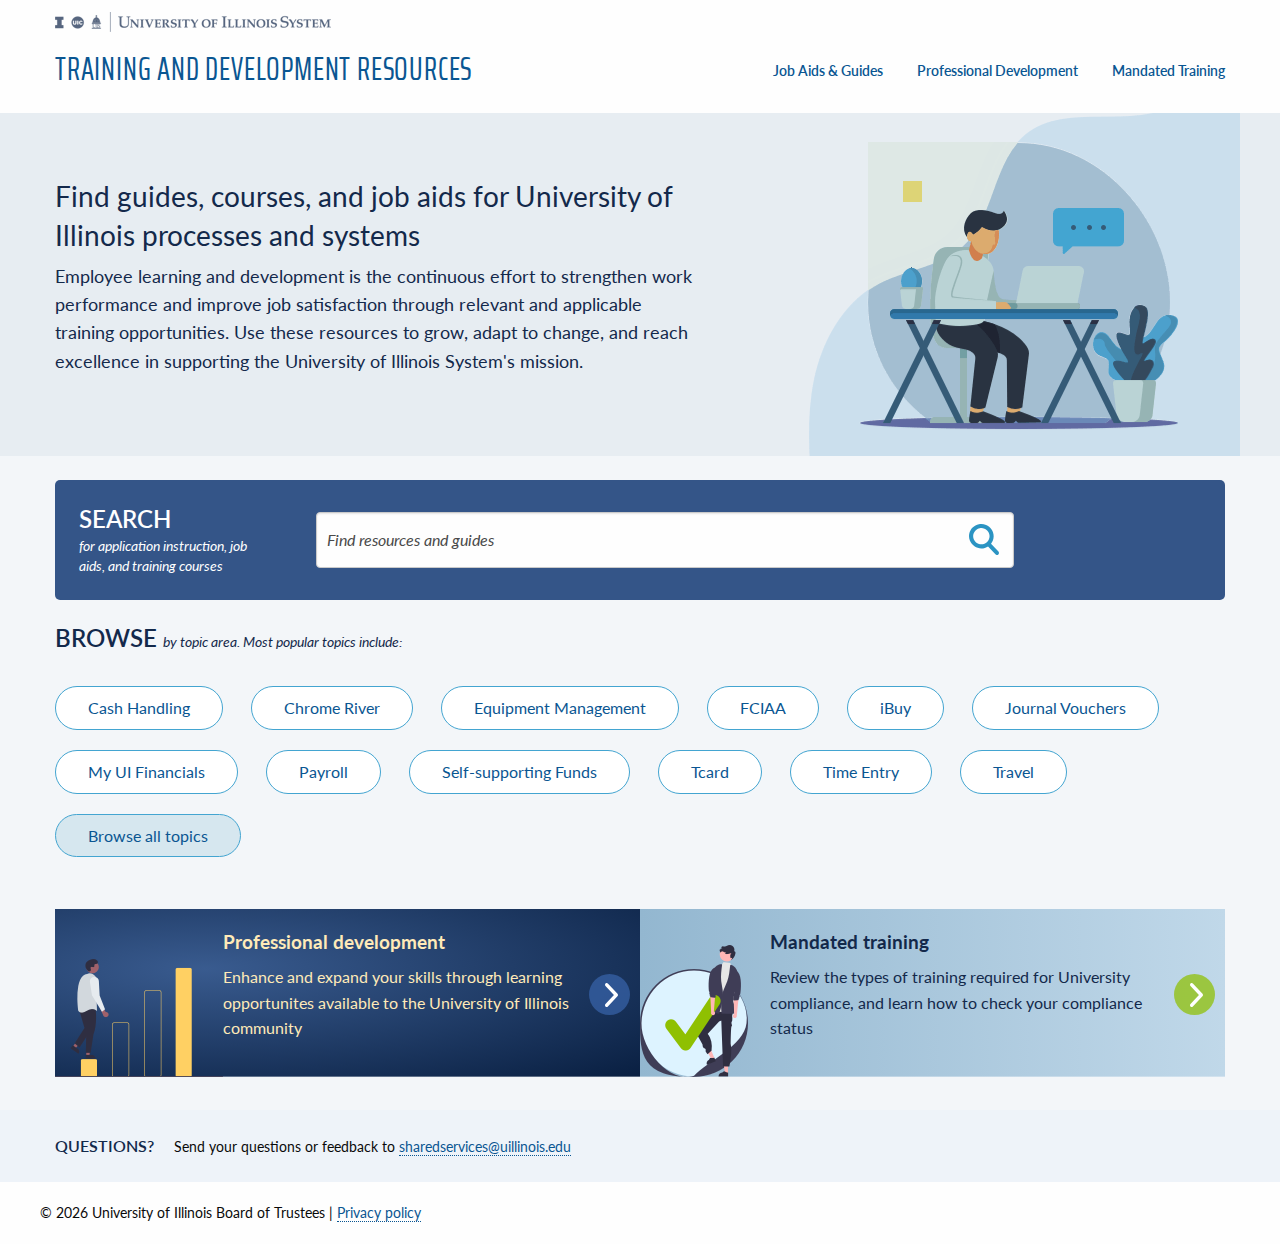
<file: index.html>
<!doctype html>
<html class="no-js" lang="en">

<head>
    <meta charset="utf-8">
    <meta http-equiv="x-ua-compatible" content="ie=edge">
    <meta name="viewport" content="width=device-width, initial-scale=1.0">
    <title>Training and development resources | University of Illinois System</title>
    <link rel="preconnect" href="https://fonts.googleapis.com">
    <link rel="preconnect" href="https://fonts.gstatic.com" crossorigin>
    <link
        href="https://fonts.googleapis.com/css2?family=Lato:ital,wght@0,400;0,700;1,400&family=Saira+Extra+Condensed:wght@600&display=swap"
        rel="stylesheet">
    <link rel="stylesheet" href="css/app.css">
</head>

<body>
    <aside id="skip"><a href="#main">skip to content</a></aside>
    <header>

        <div class="grid-container">
            <div class="grid-x topbrand">
                <div class="syslogo "><img src="img/uisystem.png" alt="University of Illinois System">
                </div>

            </div>
        </div>
        </div>

        <div>
            <div class="grid-container indexpage">
                <div class="grid-x">
                    <div class="large-5 cell appname">
                        Training and Development Resources
                    </div>
                    <div class="large-7 cell nav">

                        <nav>
                            <ul>
                                <li><a href="browse.html">Job Aids &amp; Guides</a></li>
                                <li><a href="profdev.html">Professional Development</a></li>
                                <li><a href="mandated.html">Mandated Training</a></li>
                            </ul>
                        </nav>
                    </div>

                </div>
            </div>
        </div>

    </header>
    <main id="main" class="homepage">

        <div class="featurearea">
            <div class="grid-container home-feature">
                <div class="grid-x">
                    <div class="cell medium-7">
                        <h1>Find guides, courses, and job aids for University of Illinois processes and systems</h1>
                        <p>Employee learning and development is the continuous effort to strengthen work performance and
                            improve job satisfaction through relevant and applicable training opportunities. Use these
                            resources to grow, adapt to change,
                            and reach excellence in supporting the University of Illinois System's mission. </p>
                    </div>
                    <div class="medium-5"></div>
                </div>
            </div>
        </div>



        <div class="grid-container">


            <div class="grid-x searcharea">
                <div class="cell medium-2 searcharea-label">
                    <h2 class="mainh">Search <span>for application instruction, job aids, and training courses
                        </span></h2>

                </div>
                <div class="cell medium-10 large-8  align-self-middle">
                    <div class="searchinput">
                        <label for="searching" class="show-for-sr">Find resources and guides</label>
                        <input type="text" id="searching" placeholder="Find resources and guides" class="searchfield">
                        <input type="submit" value="" aria-label="search" class="button clear search-btn">
                    </div>

                </div>
            </div>


            <div class="grid-x">
                <div class="cell">
                    <h2 class="mainh">Browse <span>by topic area. Most popular topics include:</span></h2>

                    <ul class="mainmenu">
                        <li><a href="topic.html">Cash Handling</a></li>
                        <li><a href="some">Chrome River</a></li>
                        <li><a href="some">Equipment Management</a></li>
                        <li><a href="some">FCIAA</a></li>
                        <li><a href="some">iBuy</a></li>
                        <li><a href="some">Journal Vouchers</a></li>
                        <li><a href="some">My UI Financials</a></li>
                        <li><a href="topic.html">Payroll</a></li>
                        <li><a href="some">Self-supporting Funds</a></li>
                        <li><a href="some">Tcard</a></li>
                        <li><a href="some">Time Entry</a></li>
                        <li><a href="some">Travel</a></li>
                        <li><a href="browse.html" class="browseall">Browse all topics</a></li>
                    </ul>
                </div>
            </div>

            <div class="grid-x">
                <div class=" cell large-6">
                    <a href="profdev.html" class="prodev-link">
                        <div class="ads prodev-ad">

                            <h2>Professional development</h2>
                            <p>Enhance and expand your skills through learning opportunites available to the University
                                of
                                Illinois
                                community</p>
                            <div class="arrow"></div>


                        </div>
                    </a>
                </div>
                <div class="cell large-6">
                    <a href="mandated.html" class="man-link">
                        <div class="ads man-ad">
                            <h2>Mandated training</h2>
                            <p>Review the types of training required for University compliance, and learn how to check
                                your compliance status</p>
                            <div class="arrow2"></div>
                        </div>

                    </a>



                </div>

            </div>








        </div>




    </main>

    <footer>
        <div class="helpbar">
            <div class="grid-container">
                <div class="grid-x grid-padding-x">
                    <div class="large-12 cell ">
                        <h2>Questions?</h2>
                        <p>Send your questions or feedback to <a
                                href="mailto:sharedservices@uillinois.edu">sharedservices@uillinois.edu</a>

                        </p>
                    </div>
                </div>
            </div>
        </div>
        <div class="copyright">
            <div class="grid-container">
                <div class="grid-x grid-padding-x">
                    <div class="large-12 cell ">
                        &copy;
                        <script>document.write(new Date().getFullYear());
                        </script> University of Illinois Board of Trustees | <a
                            href="https://www.vpaa.uillinois.edu/resources/web_privacy">Privacy policy</a>
                    </div>
                </div>
            </div>

        </div>
    </footer>


</body>

</html>
</file>
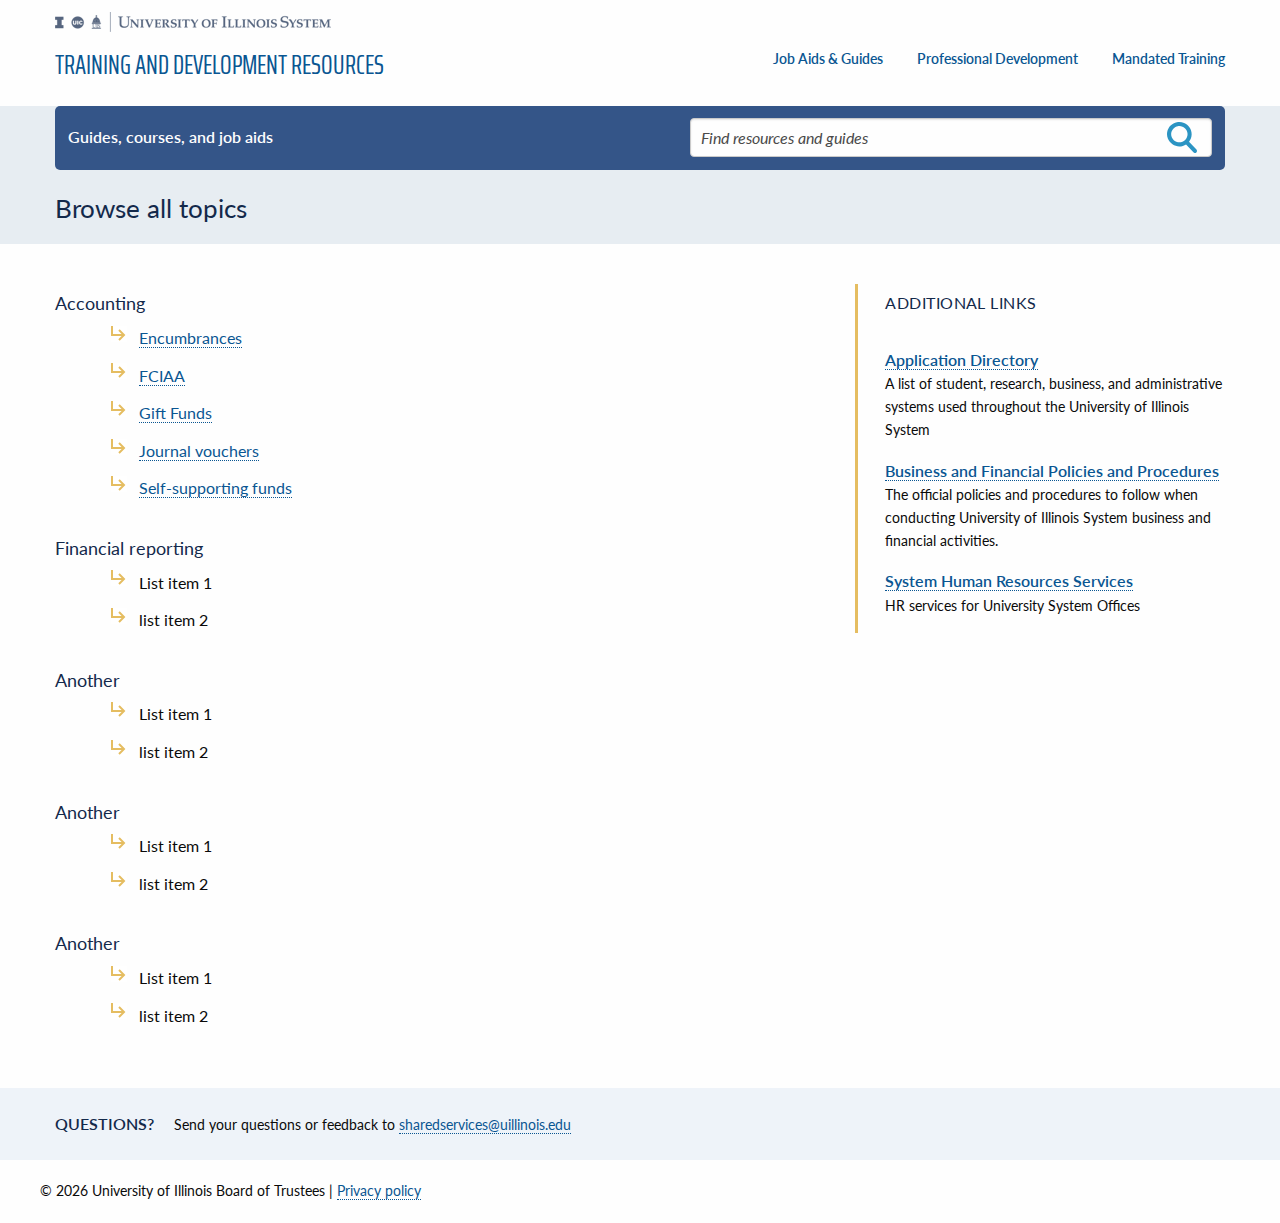
<file: browse.html>
<!doctype html>
<html class="no-js" lang="en">

<head>
  <meta charset="utf-8">
  <meta http-equiv="x-ua-compatible" content="ie=edge">
  <meta name="viewport" content="width=device-width, initial-scale=1.0">
  <title>Training and development resources : Browse topics | University of Illinois System</title>
  <link rel="preconnect" href="https://fonts.googleapis.com">
  <link rel="preconnect" href="https://fonts.gstatic.com" crossorigin>
  <link
    href="https://fonts.googleapis.com/css2?family=Lato:ital,wght@0,400;0,700;1,400&family=Saira+Extra+Condensed:wght@600&display=swap"
    rel="stylesheet">
  <link rel="stylesheet" href="css/app.css">
</head>

<body>
  <aside id="skip"><a href="#main">skip to content</a></aside>
  <header>

    <div class="grid-container">
      <div class="grid-x topbrand">
        <div class="syslogo "><img src="img/uisystem.png" alt="University of Illinois System">
        </div>

      </div>
    </div>
    </div>

    <div>
      <div class="grid-container">
        <div class="grid-x">
          <div class="large-5 cell appname">
            <a href="index.html">Training and Development Resources</a>
          </div>
          <div class="large-7 cell nav">

            <nav>
              <ul>
                <li><a href="browse.html">Job Aids &amp; Guides</a></li>
                <li><a href="profdev.html">Professional Development</a></li>
                <li><a href="mandated.html">Mandated Training</a></li>
              </ul>
            </nav>
          </div>

        </div>
      </div>
    </div>

  </header>
  <main id="main">

    <div class="titlearea">
      <div class="grid-container">
        <div class="grid-x searcharea">
          <div class="cell medium-6 searcharea-label">Guides, courses, and job aids</div>
          <div class="cell medium-6">
            <div class="searchinput">
              <label for="searching" class="show-for-sr">Find resources and guides</label>
              <input type="text" id="searching" placeholder="Find resources and guides" class="searchfield">
              <input type="submit" value="" aria-label="search" class="button clear search-btn">
            </div>

          </div>
        </div>

        <h1>Browse all topics</h1>
      </div>

    </div>

    <!-- directory class drives formatting for browse all page; note sidebar class to normalize li on the side-->
    <div class="grid-container directory">
      <div class="grid-x grid-margin-x">
        <div class="cell large-8">

          <h2>Accounting</h2>
          <ul>
            <li><a href="linky">Encumbrances</a></li>
            <li><a href="linky2">FCIAA</a></li>
            <li><a href="linky3">Gift Funds</a></li>
            <li><a href="linky4">Journal vouchers</a></li>
            <li><a href="linky5">Self-supporting funds</a></li>
          </ul>

          <h2>Financial reporting </h2>
          <ul>
            <li>List item 1</li>
            <li>list item 2</li>
          </ul>
          <h2>Another</h2>
          <ul>
            <li>List item 1</li>
            <li>list item 2</li>
          </ul>
          <h2>Another</h2>
          <ul>
            <li>List item 1</li>
            <li>list item 2</li>
          </ul>
          <h2>Another</h2>
          <ul>
            <li>List item 1</li>
            <li>list item 2</li>
          </ul>

        </div>


        <div class="cell large-4">
          <div class="sidebar">
            <h2>Additional Links</h2>
            <ul>
              <li><a href="https://apps.uillinois.edu">Application Directory</a> <span>A list of student, research,
                  business, and administrative systems
                  used throughout the University of Illinois System</span></li>
              <li><a href="https://www.obfs.uillinois.edu/bfpp/">Business and Financial Policies and Procedures</a>
                <span>The official policies and procedures to follow when conducting University of Illinois System
                  business and financial activities.</span>
              </li>
              <li><a href="https://www.hr.uillinois.edu/">System Human Resources Services</a> <span>HR services for
                  University System Offices</span></li>
            </ul>
          </div>
        </div>
      </div>








    </div>




  </main>

  <footer>
    <div class="helpbar">
      <div class="grid-container">
        <div class="grid-x grid-padding-x">
          <div class="large-12 cell ">
            <h2>Questions?</h2>
            <p>Send your questions or feedback to <a
                href="mailto:sharedservices@uillinois.edu">sharedservices@uillinois.edu</a>

            </p>
          </div>
        </div>
      </div>
    </div>
    <div class="copyright">
      <div class="grid-container">
        <div class="grid-x grid-padding-x">
          <div class="large-12 cell ">
            &copy;
            <script>document.write(new Date().getFullYear());
            </script> University of Illinois Board of Trustees | <a
              href="https://www.vpaa.uillinois.edu/resources/web_privacy">Privacy policy</a>
          </div>
        </div>
      </div>

    </div>
  </footer>


</body>

</html>
</file>
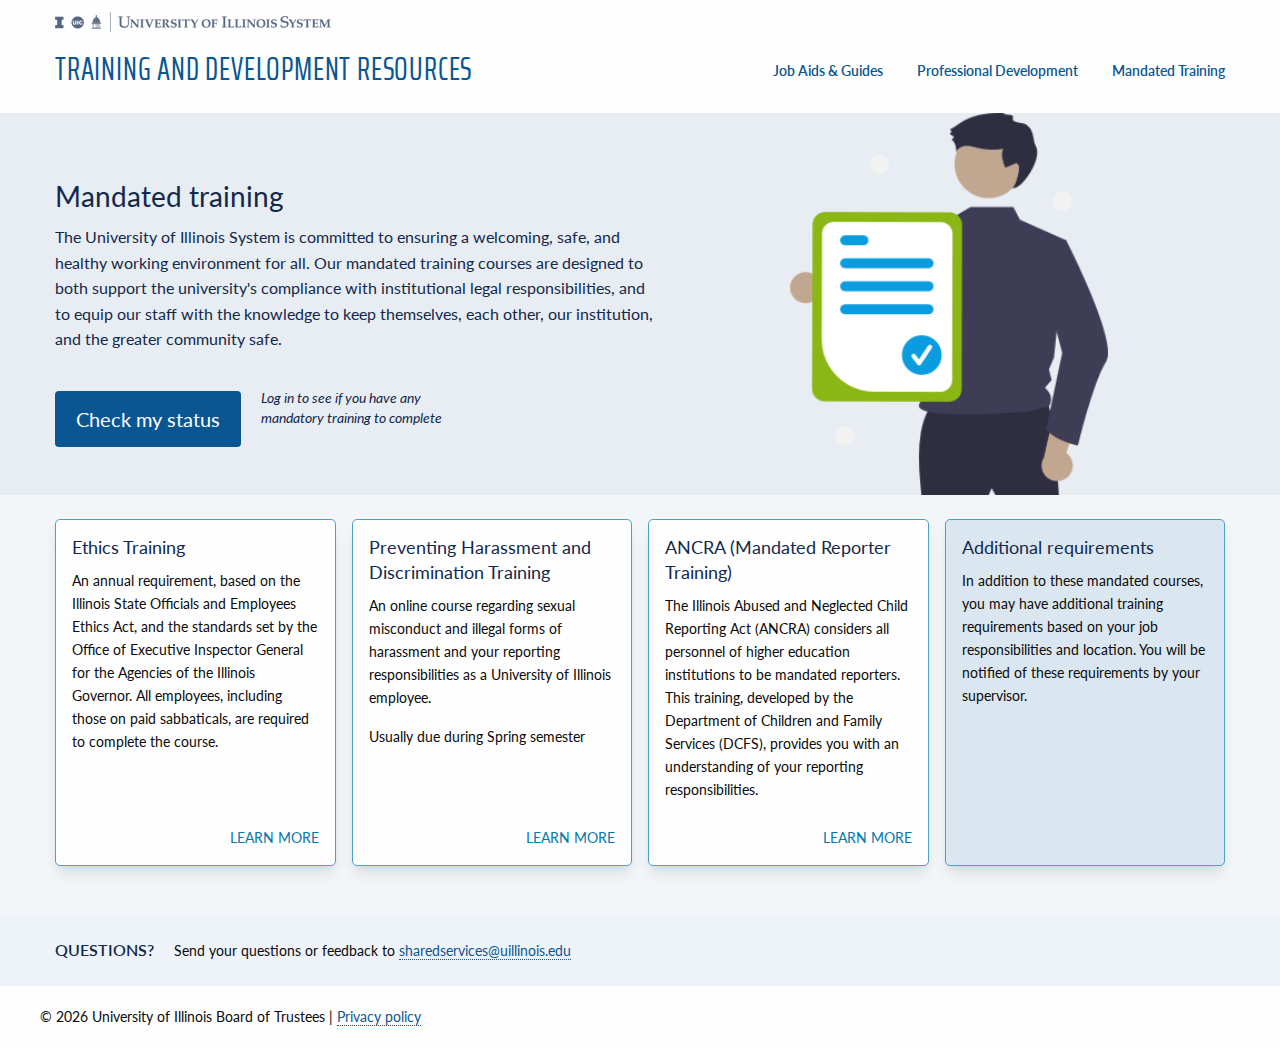
<file: mandated.html>
<!doctype html>
<html class="no-js" lang="en">

<head>
    <meta charset="utf-8">
    <meta http-equiv="x-ua-compatible" content="ie=edge">
    <meta name="viewport" content="width=device-width, initial-scale=1.0">
    <title>Training and development resources: Mandated training | University of Illinois System</title>
    <link rel="preconnect" href="https://fonts.googleapis.com">
    <link rel="preconnect" href="https://fonts.gstatic.com" crossorigin>
    <link
        href="https://fonts.googleapis.com/css2?family=Lato:ital,wght@0,400;0,700;1,400&family=Saira+Extra+Condensed:wght@600&display=swap"
        rel="stylesheet">
    <link rel="stylesheet" href="css/app.css">
</head>

<body>
    <aside id="skip"><a href="#main">skip to content</a></aside>
    <header>

        <div class="grid-container">
            <div class="grid-x topbrand">
                <div class="syslogo "><img src="img/uisystem.png" alt="University of Illinois System">
                </div>

            </div>
        </div>
        </div>

        <div>
            <div class="grid-container indexpage">
                <div class="grid-x">
                    <div class="large-5 cell appname">
                        <a href="index.html">Training and Development Resources</a>
                    </div>
                    <div class="large-7 cell nav">

                        <nav>
                            <ul>
                                <li><a href="browse.html">Job Aids &amp; Guides</a></li>
                                <li><a href="profdev.html">Professional Development</a></li>
                                <li><a href="mandated.html">Mandated Training</a></li>
                            </ul>
                        </nav>
                    </div>

                </div>
            </div>
        </div>

    </header>
    <main id="main" class="homepage">

        <div class="featurearea">
            <div class="grid-container man-feature">
                <div class="grid-x">
                    <div class="cell medium-7">
                        <h1>Mandated training</h1>
                        <p>The University of Illinois System is committed to ensuring a welcoming, safe, and healthy
                            working environment for all. Our mandated training courses are designed to both support the
                            university's compliance with institutional legal responsibilities, and to equip our staff
                            with the knowledge to keep themselves, each other, our institution, and the greater
                            community safe. </p>

                        <p><a href="https://uillinois.abilitylms.com/UIllinois/LearnerWeb_PTM.php?ActionID=Module&SegmentID=History&Option=all"
                                class="button large checker">Check my status</a> <span class="checker-note">Log
                                in to see if you have any mandatory training to complete</span>
                        </p>
                    </div>
                    <div class="medium-5"></div>
                </div>
            </div>
        </div>



        <div class="grid-container">


            <div class="grid-x">
                <div class="cell man-card-group">

                    <div class="man-card">
                        <h2>Ethics Training</h2>
                        <p>An annual requirement, based on the Illinois State Officials and Employees Ethics Act, and
                            the standards set by the Office of Executive Inspector General for the Agencies of the
                            Illinois Governor. All employees, including those on paid sabbaticals, are required to
                            complete the course. </p>

                        <p class="learnmore"><a href="linky" aria-label="Learn about ethics training">Learn more</a></p>
                    </div>

                    <div class="man-card">
                        <h2>Preventing Harassment and Discrimination Training</h2>
                        <p>An online course regarding sexual misconduct and illegal forms of harassment and your
                            reporting responsibilities as a University of Illinois employee.</p>
                        <p>Usually due during Spring semester</p>
                        <p class="learnmore"><a href="linky" aria-label="Learn about harassment training">Learn more</a>
                        </p>
                    </div>

                    <div class="man-card">
                        <h2>ANCRA (Mandated Reporter Training)</h2>
                        <p>The Illinois Abused and
                            Neglected Child Reporting Act (ANCRA) considers all personnel of higher education
                            institutions to be mandated reporters. This training, developed by the Department of
                            Children and Family
                            Services (DCFS), provides
                            you with an understanding of your reporting responsibilities. </p>

                        <p class="learnmore"><a href="linky.html" aria-label="Learn about ANCRA training">Learn more</a>
                        </p>
                    </div>

                    <div class="man-card catchall">
                        <h2>Additional requirements</h2>
                        <p>In addition to these mandated courses, you may have additional training requirements based on
                            your job responsibilities and location. You will be notified of these requirements by your
                            supervisor.
                        </p>

                    </div>

                </div>
            </div>


        </div>




    </main>

    <footer>
        <div class="helpbar">
            <div class="grid-container">
                <div class="grid-x grid-padding-x">
                    <div class="large-12 cell ">
                        <h2>Questions?</h2>
                        <p>Send your questions or feedback to <a
                                href="mailto:sharedservices@uillinois.edu">sharedservices@uillinois.edu</a>

                        </p>
                    </div>
                </div>
            </div>
        </div>
        <div class="copyright">
            <div class="grid-container">
                <div class="grid-x grid-padding-x">
                    <div class="large-12 cell ">
                        &copy;
                        <script>document.write(new Date().getFullYear());
                        </script> University of Illinois Board of Trustees | <a
                            href="https://www.vpaa.uillinois.edu/resources/web_privacy">Privacy policy</a>
                    </div>
                </div>
            </div>

        </div>
    </footer>


</body>

</html>
</file>
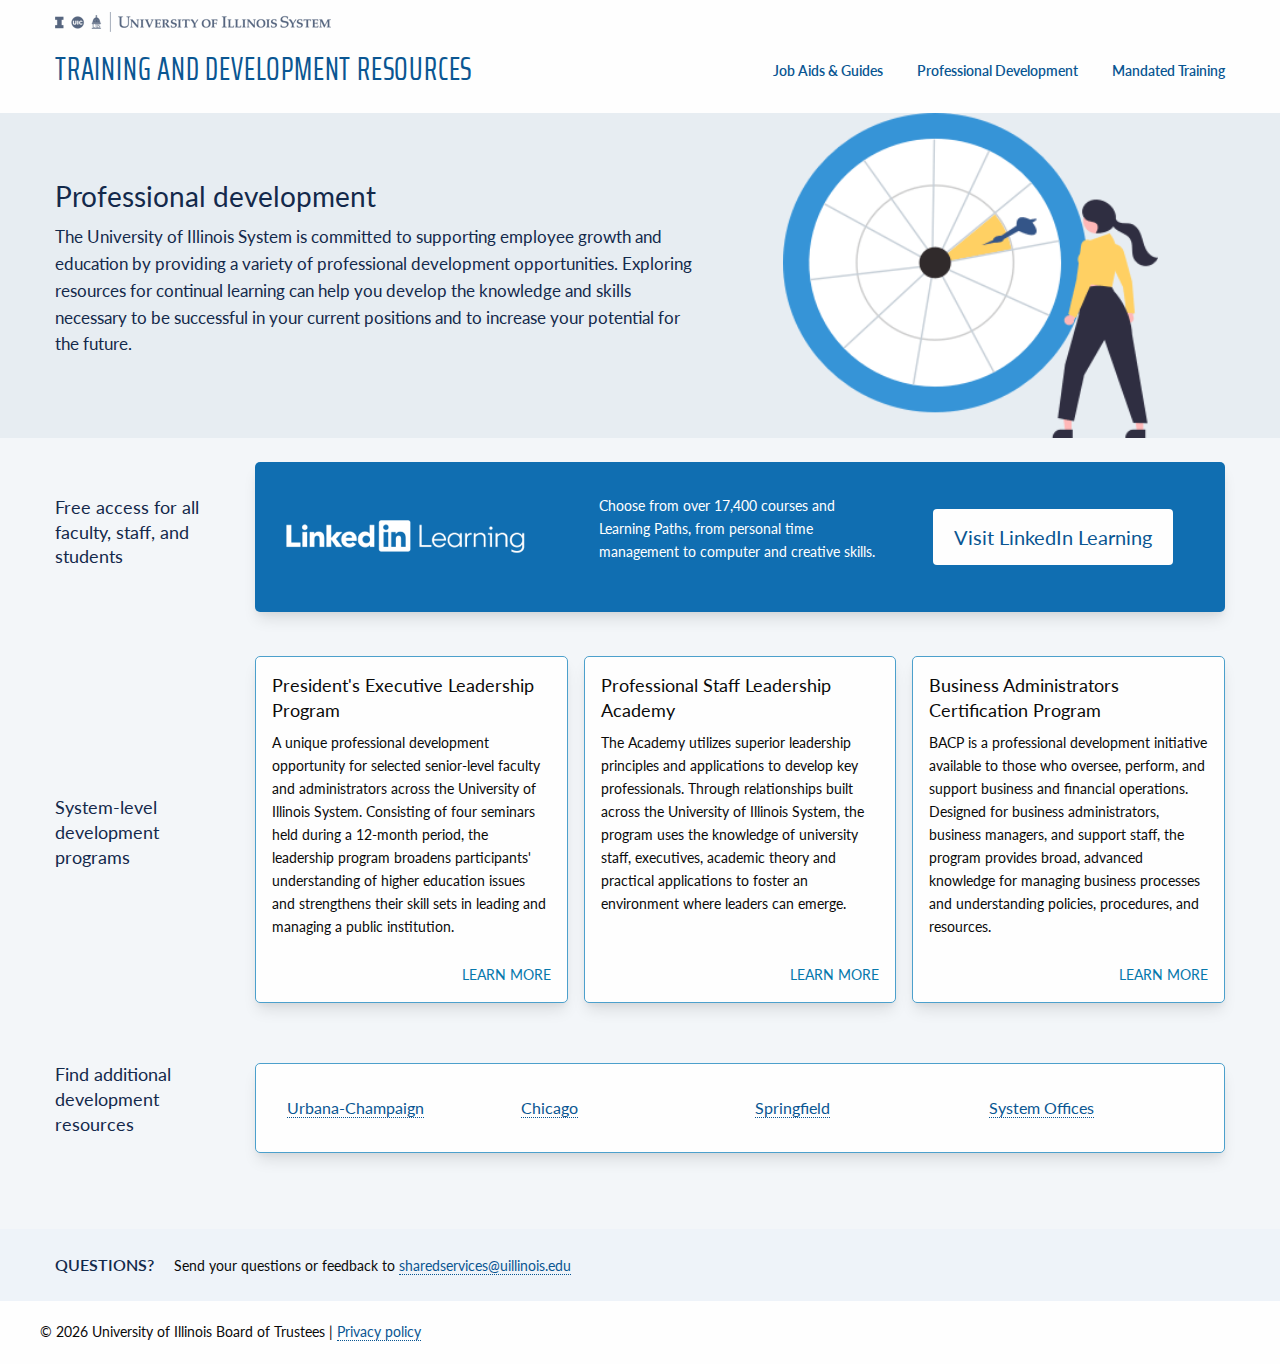
<file: profdev.html>
<!doctype html>
<html class="no-js" lang="en">

<head>
    <meta charset="utf-8">
    <meta http-equiv="x-ua-compatible" content="ie=edge">
    <meta name="viewport" content="width=device-width, initial-scale=1.0">
    <title>Training and development resources: Professional development | University of Illinois System</title>
    <link rel="preconnect" href="https://fonts.googleapis.com">
    <link rel="preconnect" href="https://fonts.gstatic.com" crossorigin>
    <link
        href="https://fonts.googleapis.com/css2?family=Lato:ital,wght@0,400;0,700;1,400&family=Saira+Extra+Condensed:wght@600&display=swap"
        rel="stylesheet">
    <link rel="stylesheet" href="css/app.css">
</head>

<body>
    <aside id="skip"><a href="#main">skip to content</a></aside>
    <header>

        <div class="grid-container">
            <div class="grid-x topbrand">
                <div class="syslogo "><img src="img/uisystem.png" alt="University of Illinois System">
                </div>

            </div>
        </div>
        </div>

        <div>
            <div class="grid-container indexpage">
                <div class="grid-x">
                    <div class="large-5 cell appname">
                        <a href="index.html">Training and Development Resources</a>
                    </div>
                    <div class="large-7 cell nav">

                        <nav>
                            <ul>
                                <li><a href="browse.html">Job Aids &amp; Guides</a></li>
                                <li><a href="profdev.html">Professional Development</a></li>
                                <li><a href="mandated.html">Mandated Training</a></li>
                            </ul>
                        </nav>
                    </div>

                </div>
            </div>
        </div>

    </header>
    <main id="main" class="homepage">

        <div class="featurearea">
            <div class="grid-container pd-feature">
                <div class="grid-x">
                    <div class="cell medium-7">
                        <h1>Professional development</h1>
                        <p>The University of Illinois System is committed to supporting employee growth and education by
                            providing a variety of professional development opportunities. Exploring resources for
                            continual learning can help you develop the knowledge and skills necessary to be successful
                            in your current positions and to increase your potential for the future. </p>
                    </div>
                    <div class="medium-5"></div>
                </div>
            </div>
        </div>



        <div class="grid-container">


            <div class="grid-x grid-margin-x  profpage  align-middle">
                <div class="cell large-2">
                    <h2>Free access for all faculty, staff, and students</h2>

                </div>
                <div class="cell large-10">


                    <div class="grid-x grid-padding-x linkedin  align-middle">
                        <div class="cell medium-4"><img src="img/linkedin.png" alt="Linkded In Learning"></div>
                        <div class="cell medium-4">
                            <p>Choose from over 17,400 courses and Learning Paths, from personal
                                time management to computer
                                and creative skills.</p>
                        </div>
                        <div class="cell medium-4 linkedin-act"><a href="https://www.linkedin.com/learning/"
                                class="button large white-btn">Visit LinkedIn
                                Learning</a>
                        </div>

                    </div>




                </div>
            </div>

            <div class="grid-x grid-margin-x  profpage align-middle">
                <div class="cell large-2">
                    <h2>System-level development programs</h2>

                </div>
                <div class="cell large-10">
                    <div class="prof-card-group">
                        <div class="prof-card">
                            <h3>President's Executive Leadership Program </h3>
                            <p>A unique professional development opportunity for selected senior-level
                                faculty and administrators across the University of Illinois System. Consisting of four
                                seminars held during a 12-month period, the leadership program
                                broadens participants' understanding of higher education issues and strengthens their
                                skill sets in leading and managing a public institution. </p>
                            <p class="learnmore"><a href="https://www.uillinois.edu/cms/One.aspx?pageId=837092"
                                    aria-label="Learn more about The President's Executive Leadership Program">Learn
                                    more</a></p>
                        </div>
                        <div class="prof-card">
                            <h3>Professional Staff Leadership Academy</h3>
                            <p>The Academy utilizes superior leadership principles and applications to develop key
                                professionals. Through relationships built across the University of Illinois System, the
                                program uses the knowledge of university staff, executives, academic theory and
                                practical applications to foster an environment where leaders can emerge. </p>
                            <p class="learnmore"><a href="https://www.hr.uillinois.edu/employeedevelopment/PSLA"
                                    aria-label="Learn more about the Professional Staff Leadership Academy">Learn
                                    more</a></p>
                        </div>
                        <div class="prof-card">
                            <h3>Business Administrators Certification Program </h3>
                            <p>BACP is a professional development initiative available to those who oversee, perform,
                                and support business and financial operations. Designed for business administrators,
                                business managers, and support staff, the program provides broad, advanced knowledge for
                                managing business processes and understanding policies, procedures, and resources. </p>
                            <p class="learnmore"><a href="https://www.obfs.uillinois.edu/certification"
                                    aria-label="Learn more about the Business Administrators Certification Program ">Learn
                                    more</a></p>
                        </div>
                    </div>
                </div>
            </div>

            <div class="grid-x grid-margin-x profpage">
                <div class="cell large-2">
                    <h2>Find additional development resources</h2>

                </div>
                <div class="cell large-10">
                    <div class="grid-x grid-padding-x misc-prof">
                        <div class="cell medium-3"><a
                                href="https://humanresources.illinois.edu/employee-development-and-learning/index.html">
                                Urbana-Champaign</a></div>
                        <div class="cell medium-3"><a
                                href="https://hr.uic.edu/employees/professional-development-training/">Chicago</a></div>
                        <div class="cell medium-3"><a href="https://www.uis.edu/humanresources/">Springfield</a></div>
                        <div class="cell medium-3"><a href="https://www.hr.uillinois.edu/employeedevelopment">System
                                Offices</a></div>
                    </div>
                </div>
            </div>


        </div>




    </main>

    <footer>
        <div class="helpbar">
            <div class="grid-container">
                <div class="grid-x grid-padding-x">
                    <div class="large-12 cell ">
                        <h2>Questions?</h2>
                        <p>Send your questions or feedback to <a
                                href="mailto:sharedservices@uillinois.edu">sharedservices@uillinois.edu</a>

                        </p>
                    </div>
                </div>
            </div>
        </div>
        <div class="copyright">
            <div class="grid-container">
                <div class="grid-x grid-padding-x">
                    <div class="large-12 cell ">
                        &copy;
                        <script>document.write(new Date().getFullYear());
                        </script> University of Illinois Board of Trustees | <a
                            href="https://www.vpaa.uillinois.edu/resources/web_privacy">Privacy policy</a>
                    </div>
                </div>
            </div>

        </div>
    </footer>


</body>

</html>
</file>
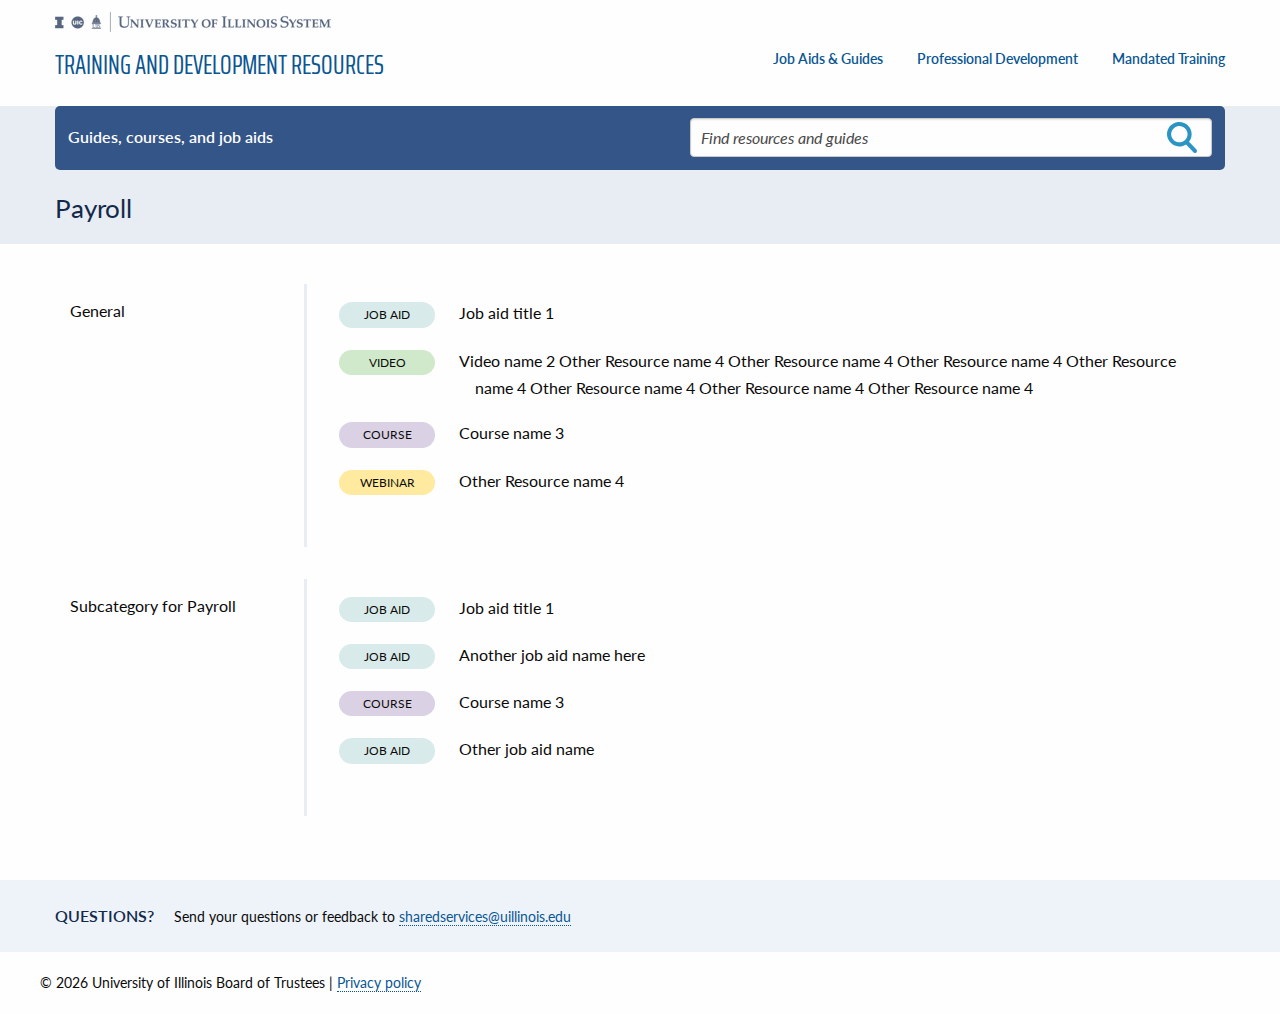
<file: topic.html>
<!doctype html>
<html class="no-js" lang="en">

<head>
    <meta charset="utf-8">
    <meta http-equiv="x-ua-compatible" content="ie=edge">
    <meta name="viewport" content="width=device-width, initial-scale=1.0">
    <title>Training and development resources : Topic area | University of Illinois System</title>
    <link rel="preconnect" href="https://fonts.googleapis.com">
    <link rel="preconnect" href="https://fonts.gstatic.com" crossorigin>
    <link
        href="https://fonts.googleapis.com/css2?family=Lato:ital,wght@0,400;0,700;1,400&family=Saira+Extra+Condensed:wght@600&display=swap"
        rel="stylesheet">
    <link rel="stylesheet" href="css/app.css">
</head>

<body>
    <aside id="skip"><a href="#main">skip to content</a></aside>
    <header>

        <div class="grid-container">
            <div class="grid-x topbrand">
                <div class="syslogo "><img src="img/uisystem.png" alt="University of Illinois System">
                </div>

            </div>
        </div>
        </div>

        <div>
            <div class="grid-container">
                <div class="grid-x">
                    <div class="large-5 cell appname">
                        <a href="index.html">Training and Development Resources</a>
                    </div>
                    <div class="large-7 cell nav">

                        <nav>
                            <ul>
                                <li><a href="browse.html">Job Aids &amp; Guides</a></li>
                                <li><a href="profdev.html">Professional Development</a></li>
                                <li><a href="mandated.html">Mandated Training</a></li>
                            </ul>
                        </nav>
                    </div>

                </div>
            </div>
        </div>

    </header>
    <main id="main">

        <div class="titlearea">
            <div class="grid-container">
                <div class="grid-x searcharea">
                    <div class="cell medium-6 searcharea-label">Guides, courses, and job aids</div>
                    <div class="cell medium-6">
                        <div class="searchinput">
                            <label for="searching" class="show-for-sr">Find resources and guides</label>
                            <input type="text" id="searching" placeholder="Find resources and guides"
                                class="searchfield">
                            <input type="submit" value="" aria-label="search" class="button clear search-btn">
                        </div>

                    </div>
                </div>

                <h1>Payroll</h1>
            </div>

        </div>


        <div class="grid-container">
            <div class="grid-x grid-margin-x">
                <div class="cell large-12 ">
                    <!-- topicpage class controls heading and list formatting-->
                    <div class="topicpage">
                        <h2>General</h2>
                        <ul>
                            <li class="jobaid">Job aid title 1</li>
                            <li class="video">Video name 2 Other Resource name 4 Other Resource name 4 Other Resource
                                name 4 Other Resource name 4 Other Resource name 4 Other Resource name 4 Other Resource
                                name 4</li>
                            <li class="course">Course name 3</li>
                            <li class="webinar">Other Resource name 4</li>

                        </ul>


                        <h2>Subcategory for Payroll</h2>
                        <ul>
                            <li class="jobaid">Job aid title 1</li>
                            <li class="jobaid">Another job aid name here</li>
                            <li class="course">Course name 3</li>
                            <li class="jobaid">Other job aid name</li>

                        </ul>
                    </div>

                </div>

            </div>








        </div>




    </main>

    <footer>
        <div class="helpbar">
            <div class="grid-container">
                <div class="grid-x grid-padding-x">
                    <div class="large-12 cell ">
                        <h2>Questions?</h2>
                        <p>Send your questions or feedback to <a
                                href="mailto:sharedservices@uillinois.edu">sharedservices@uillinois.edu</a>

                        </p>
                    </div>
                </div>
            </div>
        </div>
        <div class="copyright">
            <div class="grid-container">
                <div class="grid-x grid-padding-x">
                    <div class="large-12 cell ">
                        &copy;
                        <script>document.write(new Date().getFullYear());
                        </script> University of Illinois Board of Trustees | <a
                            href="https://www.vpaa.uillinois.edu/resources/web_privacy">Privacy policy</a>
                    </div>
                </div>
            </div>

        </div>
    </footer>


</body>

</html>
</file>
<file: css/app.css>
@charset "UTF-8";
/**
 * Foundation for Sites
 * Version 6.7.4
 * https://get.foundation
 * Licensed under MIT Open Source
 */
/*! normalize.css v8.0.0 | MIT License | github.com/necolas/normalize.css */
html {
  line-height: 1.15;
  -webkit-text-size-adjust: 100%;
}

body {
  margin: 0;
}

h1 {
  font-size: 2em;
  margin: 0.67em 0;
}

hr {
  box-sizing: content-box;
  height: 0;
  overflow: visible;
}

pre {
  font-family: monospace, monospace;
  font-size: 1em;
}

a {
  background-color: transparent;
}

abbr[title] {
  border-bottom: 0;
  text-decoration: underline dotted;
}

b,
strong {
  font-weight: bolder;
}

code,
kbd,
samp {
  font-family: monospace, monospace;
  font-size: 1em;
}

small {
  font-size: 80%;
}

sub,
sup {
  font-size: 75%;
  line-height: 0;
  position: relative;
  vertical-align: baseline;
}

sub {
  bottom: -0.25em;
}

sup {
  top: -0.5em;
}

img {
  border-style: none;
}

button,
input,
optgroup,
select,
textarea {
  font-family: inherit;
  font-size: 100%;
  line-height: 1.15;
  margin: 0;
}

button,
input {
  overflow: visible;
}

button,
select {
  text-transform: none;
}

button,
[type=button],
[type=reset],
[type=submit] {
  -webkit-appearance: button;
}

button::-moz-focus-inner,
[type=button]::-moz-focus-inner,
[type=reset]::-moz-focus-inner,
[type=submit]::-moz-focus-inner {
  border-style: none;
  padding: 0;
}

button:-moz-focusring,
[type=button]:-moz-focusring,
[type=reset]:-moz-focusring,
[type=submit]:-moz-focusring {
  outline: 1px dotted ButtonText;
}

fieldset {
  padding: 0.35em 0.75em 0.625em;
}

legend {
  box-sizing: border-box;
  color: inherit;
  display: table;
  max-width: 100%;
  padding: 0;
  white-space: normal;
}

progress {
  vertical-align: baseline;
}

textarea {
  overflow: auto;
}

[type=checkbox],
[type=radio] {
  box-sizing: border-box;
  padding: 0;
}

[type=number]::-webkit-inner-spin-button,
[type=number]::-webkit-outer-spin-button {
  height: auto;
}

[type=search] {
  -webkit-appearance: textfield;
  outline-offset: -2px;
}

[type=search]::-webkit-search-decoration {
  -webkit-appearance: none;
}

::-webkit-file-upload-button {
  -webkit-appearance: button;
  font: inherit;
}

details {
  display: block;
}

summary {
  display: list-item;
}

template {
  display: none;
}

[hidden] {
  display: none;
}

[data-whatintent=mouse] *, [data-whatintent=mouse] *:focus,
[data-whatintent=touch] *,
[data-whatintent=touch] *:focus,
[data-whatinput=mouse] *,
[data-whatinput=mouse] *:focus,
[data-whatinput=touch] *,
[data-whatinput=touch] *:focus {
  outline: none;
}

[draggable=false] {
  -webkit-touch-callout: none;
  -webkit-user-select: none;
}

.foundation-mq {
  font-family: "small=0em&medium=40em&large=64em&xlarge=75em&xxlarge=90em";
}

html {
  box-sizing: border-box;
  font-size: 100%;
}

*,
*::before,
*::after {
  box-sizing: inherit;
}

body {
  margin: 0;
  padding: 0;
  background: #fefefe;
  font-family: "Lato", Helvetica, Roboto, Arial, sans-serif;
  font-weight: normal;
  line-height: 1.5;
  color: #0a0a0a;
  -webkit-font-smoothing: antialiased;
  -moz-osx-font-smoothing: grayscale;
}

img {
  display: inline-block;
  vertical-align: middle;
  max-width: 100%;
  height: auto;
  -ms-interpolation-mode: bicubic;
}

textarea {
  height: auto;
  min-height: 50px;
  border-radius: 4px;
}

select {
  box-sizing: border-box;
  width: 100%;
  border-radius: 4px;
}

.map_canvas img,
.map_canvas embed,
.map_canvas object,
.mqa-display img,
.mqa-display embed,
.mqa-display object {
  max-width: none !important;
}

button {
  padding: 0;
  appearance: none;
  border: 0;
  border-radius: 4px;
  background: transparent;
  line-height: 1;
  cursor: auto;
}
[data-whatinput=mouse] button {
  outline: 0;
}

pre {
  overflow: auto;
  -webkit-overflow-scrolling: touch;
}

button,
input,
optgroup,
select,
textarea {
  font-family: inherit;
}

.is-visible {
  display: block !important;
}

.is-hidden {
  display: none !important;
}

[type=text], [type=password], [type=date], [type=datetime], [type=datetime-local], [type=month], [type=week], [type=email], [type=number], [type=search], [type=tel], [type=time], [type=url], [type=color],
textarea {
  display: block;
  box-sizing: border-box;
  width: 100%;
  height: 2.4375rem;
  margin: 0 0 1rem;
  padding: 0.5rem;
  border: 1px solid #cacaca;
  border-radius: 4px;
  background-color: #fefefe;
  box-shadow: inset 0 1px 2px rgba(10, 10, 10, 0.1);
  font-family: inherit;
  font-size: 1rem;
  font-weight: normal;
  line-height: 1.5;
  color: #0a0a0a;
  transition: box-shadow 0.5s, border-color 0.25s ease-in-out;
  appearance: none;
}
[type=text]:focus, [type=password]:focus, [type=date]:focus, [type=datetime]:focus, [type=datetime-local]:focus, [type=month]:focus, [type=week]:focus, [type=email]:focus, [type=number]:focus, [type=search]:focus, [type=tel]:focus, [type=time]:focus, [type=url]:focus, [type=color]:focus,
textarea:focus {
  outline: none;
  border: 1px solid #4a4a4a;
  background-color: #fefefe;
  box-shadow: 0 0 5px #cacaca;
  transition: box-shadow 0.5s, border-color 0.25s ease-in-out;
}

textarea {
  max-width: 100%;
}
textarea[rows] {
  height: auto;
}

input:disabled, input[readonly],
textarea:disabled,
textarea[readonly] {
  background-color: #e6e6e6;
  cursor: not-allowed;
}

[type=submit],
[type=button] {
  appearance: none;
  border-radius: 4px;
}

input[type=search] {
  box-sizing: border-box;
}

::placeholder {
  color: #cacaca;
}

[type=file],
[type=checkbox],
[type=radio] {
  margin: 0 0 1rem;
}

[type=checkbox] + label,
[type=radio] + label {
  display: inline-block;
  vertical-align: baseline;
  margin-left: 0.5rem;
  margin-right: 1rem;
  margin-bottom: 0;
}
[type=checkbox] + label[for],
[type=radio] + label[for] {
  cursor: pointer;
}

label > [type=checkbox],
label > [type=radio] {
  margin-right: 0.5rem;
}

[type=file] {
  width: 100%;
}

label {
  display: block;
  margin: 0;
  font-size: 0.875rem;
  font-weight: normal;
  line-height: 1.8;
  color: #0a0a0a;
}
label.middle {
  margin: 0 0 1rem;
  line-height: 1.5;
  padding: 0.5625rem 0;
}

.help-text {
  margin-top: -0.5rem;
  font-size: 0.8125rem;
  font-style: italic;
  color: #0a0a0a;
}

.input-group {
  display: flex;
  width: 100%;
  margin-bottom: 1rem;
  align-items: stretch;
}
.input-group > :first-child, .input-group > :first-child.input-group-button > * {
  border-radius: 4px 0 0 4px;
}
.input-group > :last-child, .input-group > :last-child.input-group-button > * {
  border-radius: 0 4px 4px 0;
}

.input-group-button a,
.input-group-button input,
.input-group-button button,
.input-group-button label, .input-group-button, .input-group-field, .input-group-label {
  margin: 0;
  white-space: nowrap;
}

.input-group-label {
  padding: 0 1rem;
  border: 1px solid #cacaca;
  background: #e6e6e6;
  color: #0a0a0a;
  text-align: center;
  white-space: nowrap;
  display: flex;
  flex: 0 0 auto;
  align-items: center;
}
.input-group-label:first-child {
  border-right: 0;
}
.input-group-label:last-child {
  border-left: 0;
}

.input-group-field {
  border-radius: 0;
  flex: 1 1 0px;
  min-width: 0;
}

.input-group-button {
  padding-top: 0;
  padding-bottom: 0;
  text-align: center;
  display: flex;
  flex: 0 0 auto;
}
.input-group-button a,
.input-group-button input,
.input-group-button button,
.input-group-button label {
  align-self: stretch;
  height: auto;
  padding-top: 0;
  padding-bottom: 0;
  font-size: 1rem;
}

fieldset {
  margin: 0;
  padding: 0;
  border: 0;
}

legend {
  max-width: 100%;
  margin-bottom: 0.5rem;
}

.fieldset {
  margin: 1.125rem 0;
  padding: 1.25rem;
  border: 1px solid #cacaca;
}
.fieldset legend {
  margin: 0;
  margin-left: -0.1875rem;
  padding: 0 0.1875rem;
}

select {
  height: 2.4375rem;
  margin: 0 0 1rem;
  padding: 0.5rem;
  appearance: none;
  border: 1px solid #cacaca;
  border-radius: 4px;
  background-color: #fefefe;
  font-family: inherit;
  font-size: 1rem;
  font-weight: normal;
  line-height: 1.5;
  color: #0a0a0a;
  background-image: url('data:image/svg+xml;utf8,<svg xmlns="http://www.w3.org/2000/svg" version="1.1" width="32" height="24" viewBox="0 0 32 24"><polygon points="0,0 32,0 16,24" style="fill: rgb%2874, 74, 74%29"></polygon></svg>');
  background-origin: content-box;
  background-position: right -1rem center;
  background-repeat: no-repeat;
  background-size: 9px 6px;
  padding-right: 1.5rem;
  transition: box-shadow 0.5s, border-color 0.25s ease-in-out;
}
@media screen and (min-width: 0\0 ) {
  select {
    background-image: url("[data-uri]");
  }
}
select:focus {
  outline: none;
  border: 1px solid #4a4a4a;
  background-color: #fefefe;
  box-shadow: 0 0 5px #cacaca;
  transition: box-shadow 0.5s, border-color 0.25s ease-in-out;
}
select:disabled {
  background-color: #e6e6e6;
  cursor: not-allowed;
}
select::-ms-expand {
  display: none;
}
select[multiple] {
  height: auto;
  background-image: none;
}
select:not([multiple]) {
  padding-top: 0;
  padding-bottom: 0;
}

.is-invalid-input:not(:focus) {
  border-color: #cc4b37;
  background-color: #f9ecea;
}
.is-invalid-input:not(:focus)::placeholder {
  color: #cc4b37;
}

.is-invalid-label {
  color: #cc4b37;
}

.form-error {
  display: none;
  margin-top: -0.5rem;
  margin-bottom: 1rem;
  font-size: 0.75rem;
  font-weight: bold;
  color: #cc4b37;
}
.form-error.is-visible {
  display: block;
}

div,
dl,
dt,
dd,
ul,
ol,
li,
h1,
h2,
h3,
h4,
h5,
h6,
pre,
form,
p,
blockquote,
th,
td {
  margin: 0;
  padding: 0;
}

p {
  margin-bottom: 1rem;
  font-size: inherit;
  line-height: 1.6;
  text-rendering: optimizeLegibility;
}

em,
i {
  font-style: italic;
  line-height: inherit;
}

strong,
b {
  font-weight: bold;
  line-height: inherit;
}

small {
  font-size: 80%;
  line-height: inherit;
}

h1, .h1,
h2, .h2,
h3, .h3,
h4, .h4,
h5, .h5,
h6, .h6 {
  font-family: "Lato", Helvetica, Roboto, Arial, sans-serif;
  font-style: normal;
  font-weight: normal;
  color: inherit;
  text-rendering: optimizeLegibility;
}
h1 small, .h1 small,
h2 small, .h2 small,
h3 small, .h3 small,
h4 small, .h4 small,
h5 small, .h5 small,
h6 small, .h6 small {
  line-height: 0;
  color: #cacaca;
}

h1, .h1 {
  font-size: 1.5rem;
  line-height: 1.4;
  margin-top: 0;
  margin-bottom: 0.5rem;
}

h2, .h2 {
  font-size: 1.25rem;
  line-height: 1.4;
  margin-top: 0;
  margin-bottom: 0.5rem;
}

h3, .h3 {
  font-size: 1.1875rem;
  line-height: 1.4;
  margin-top: 0;
  margin-bottom: 0.5rem;
}

h4, .h4 {
  font-size: 1.125rem;
  line-height: 1.4;
  margin-top: 0;
  margin-bottom: 0.5rem;
}

h5, .h5 {
  font-size: 1.0625rem;
  line-height: 1.4;
  margin-top: 0;
  margin-bottom: 0.5rem;
}

h6, .h6 {
  font-size: 1rem;
  line-height: 1.4;
  margin-top: 0;
  margin-bottom: 0.5rem;
}

@media print, screen and (min-width: 40em) {
  h1, .h1 {
    font-size: 1.75rem;
  }

  h2, .h2 {
    font-size: 1.5rem;
  }

  h3, .h3 {
    font-size: 1.125rem;
  }

  h4, .h4 {
    font-size: 1rem;
  }

  h5, .h5 {
    font-size: 1rem;
  }

  h6, .h6 {
    font-size: 0.875rem;
  }
}
a {
  line-height: inherit;
  color: #0a5692;
  text-decoration: none;
  cursor: pointer;
}
a:hover, a:focus {
  color: #094a7e;
}
a img {
  border: 0;
}

hr {
  clear: both;
  max-width: 75rem;
  height: 0;
  margin: 1.25rem auto;
  border-top: 0;
  border-right: 0;
  border-bottom: 1px solid #cacaca;
  border-left: 0;
}

ul,
ol,
dl {
  margin-bottom: 1rem;
  list-style-position: outside;
  line-height: 1.6;
}

li {
  font-size: inherit;
}

ul {
  margin-left: 1.25rem;
  list-style-type: disc;
}

ol {
  margin-left: 1.25rem;
}

ul ul, ul ol, ol ul, ol ol {
  margin-left: 1.25rem;
  margin-bottom: 0;
}

dl {
  margin-bottom: 1rem;
}
dl dt {
  margin-bottom: 0.3rem;
  font-weight: bold;
}

blockquote {
  margin: 0 0 1rem;
  padding: 0.5625rem 1.25rem 0 1.1875rem;
  border-left: 1px solid #cacaca;
}
blockquote, blockquote p {
  line-height: 1.6;
  color: #4a4a4a;
}

abbr, abbr[title] {
  border-bottom: 1px dotted #0a0a0a;
  cursor: help;
  text-decoration: none;
}

figure {
  margin: 0;
}

kbd {
  margin: 0;
  padding: 0.125rem 0.25rem 0;
  background-color: #e6e6e6;
  font-family: Consolas, "Liberation Mono", Courier, monospace;
  color: #0a0a0a;
  border-radius: 4px;
}

.subheader {
  margin-top: 0.2rem;
  margin-bottom: 0.5rem;
  font-weight: normal;
  line-height: 1.4;
  color: #4a4a4a;
}

.lead {
  font-size: 125%;
  line-height: 1.6;
}

.stat {
  font-size: 2.5rem;
  line-height: 1;
}
p + .stat {
  margin-top: -1rem;
}

ul.no-bullet, ol.no-bullet {
  margin-left: 0;
  list-style: none;
}

.cite-block, cite {
  display: block;
  color: #4a4a4a;
  font-size: 0.8125rem;
}
.cite-block:before, cite:before {
  content: "— ";
}

.code-inline, code {
  border: 1px solid #cacaca;
  background-color: #e6e6e6;
  font-family: Consolas, "Liberation Mono", Courier, monospace;
  font-weight: normal;
  color: #0a0a0a;
  display: inline;
  max-width: 100%;
  word-wrap: break-word;
  padding: 0.125rem 0.3125rem 0.0625rem;
}

.code-block {
  border: 1px solid #cacaca;
  background-color: #e6e6e6;
  font-family: Consolas, "Liberation Mono", Courier, monospace;
  font-weight: normal;
  color: #0a0a0a;
  display: block;
  overflow: auto;
  white-space: pre;
  padding: 1rem;
  margin-bottom: 1.5rem;
}

.text-left {
  text-align: left;
}

.text-right {
  text-align: right;
}

.text-center {
  text-align: center;
}

.text-justify {
  text-align: justify;
}

@media print, screen and (min-width: 40em) {
  .medium-text-left {
    text-align: left;
  }

  .medium-text-right {
    text-align: right;
  }

  .medium-text-center {
    text-align: center;
  }

  .medium-text-justify {
    text-align: justify;
  }
}
@media print, screen and (min-width: 64em) {
  .large-text-left {
    text-align: left;
  }

  .large-text-right {
    text-align: right;
  }

  .large-text-center {
    text-align: center;
  }

  .large-text-justify {
    text-align: justify;
  }
}
.show-for-print {
  display: none !important;
}

@media print {
  * {
    background: transparent !important;
    color: black !important;
    color-adjust: economy;
    box-shadow: none !important;
    text-shadow: none !important;
  }

  .show-for-print {
    display: block !important;
  }

  .hide-for-print {
    display: none !important;
  }

  table.show-for-print {
    display: table !important;
  }

  thead.show-for-print {
    display: table-header-group !important;
  }

  tbody.show-for-print {
    display: table-row-group !important;
  }

  tr.show-for-print {
    display: table-row !important;
  }

  td.show-for-print {
    display: table-cell !important;
  }

  th.show-for-print {
    display: table-cell !important;
  }

  a,
a:visited {
    text-decoration: underline;
  }

  a[href]:after {
    content: " (" attr(href) ")";
  }

  .ir a:after,
a[href^="javascript:"]:after,
a[href^="#"]:after {
    content: "";
  }

  abbr[title]:after {
    content: " (" attr(title) ")";
  }

  pre,
blockquote {
    border: 1px solid #4a4a4a;
    page-break-inside: avoid;
  }

  thead {
    display: table-header-group;
  }

  tr,
img {
    page-break-inside: avoid;
  }

  img {
    max-width: 100% !important;
  }

  @page {
    margin: 0.5cm;
  }
  p,
h2,
h3 {
    orphans: 3;
    widows: 3;
  }

  h2,
h3 {
    page-break-after: avoid;
  }

  .print-break-inside {
    page-break-inside: auto;
  }
}
.grid-container {
  padding-right: 0.625rem;
  padding-left: 0.625rem;
  max-width: 75rem;
  margin-left: auto;
  margin-right: auto;
}
@media print, screen and (min-width: 40em) {
  .grid-container {
    padding-right: 0.9375rem;
    padding-left: 0.9375rem;
  }
}
.grid-container.fluid {
  padding-right: 0.625rem;
  padding-left: 0.625rem;
  max-width: 100%;
  margin-left: auto;
  margin-right: auto;
}
@media print, screen and (min-width: 40em) {
  .grid-container.fluid {
    padding-right: 0.9375rem;
    padding-left: 0.9375rem;
  }
}
.grid-container.full {
  padding-right: 0;
  padding-left: 0;
  max-width: 100%;
  margin-left: auto;
  margin-right: auto;
}

.grid-x {
  display: flex;
  flex-flow: row wrap;
}

.cell {
  flex: 0 0 auto;
  min-height: 0;
  min-width: 0;
  width: 100%;
}
.cell.auto {
  flex: 1 1 0;
}
.cell.shrink {
  flex: 0 0 auto;
}

.grid-x > .auto {
  width: auto;
}
.grid-x > .shrink {
  width: auto;
}

.grid-x > .small-shrink, .grid-x > .small-full, .grid-x > .small-1, .grid-x > .small-2, .grid-x > .small-3, .grid-x > .small-4, .grid-x > .small-5, .grid-x > .small-6, .grid-x > .small-7, .grid-x > .small-8, .grid-x > .small-9, .grid-x > .small-10, .grid-x > .small-11, .grid-x > .small-12 {
  flex-basis: auto;
}

@media print, screen and (min-width: 40em) {
  .grid-x > .medium-shrink, .grid-x > .medium-full, .grid-x > .medium-1, .grid-x > .medium-2, .grid-x > .medium-3, .grid-x > .medium-4, .grid-x > .medium-5, .grid-x > .medium-6, .grid-x > .medium-7, .grid-x > .medium-8, .grid-x > .medium-9, .grid-x > .medium-10, .grid-x > .medium-11, .grid-x > .medium-12 {
    flex-basis: auto;
  }
}
@media print, screen and (min-width: 64em) {
  .grid-x > .large-shrink, .grid-x > .large-full, .grid-x > .large-1, .grid-x > .large-2, .grid-x > .large-3, .grid-x > .large-4, .grid-x > .large-5, .grid-x > .large-6, .grid-x > .large-7, .grid-x > .large-8, .grid-x > .large-9, .grid-x > .large-10, .grid-x > .large-11, .grid-x > .large-12 {
    flex-basis: auto;
  }
}
.grid-x > .small-12, .grid-x > .small-11, .grid-x > .small-10, .grid-x > .small-9, .grid-x > .small-8, .grid-x > .small-7, .grid-x > .small-6, .grid-x > .small-5, .grid-x > .small-4, .grid-x > .small-3, .grid-x > .small-2, .grid-x > .small-1 {
  flex: 0 0 auto;
}

.grid-x > .small-1 {
  width: 8.3333333333%;
}

.grid-x > .small-2 {
  width: 16.6666666667%;
}

.grid-x > .small-3 {
  width: 25%;
}

.grid-x > .small-4 {
  width: 33.3333333333%;
}

.grid-x > .small-5 {
  width: 41.6666666667%;
}

.grid-x > .small-6 {
  width: 50%;
}

.grid-x > .small-7 {
  width: 58.3333333333%;
}

.grid-x > .small-8 {
  width: 66.6666666667%;
}

.grid-x > .small-9 {
  width: 75%;
}

.grid-x > .small-10 {
  width: 83.3333333333%;
}

.grid-x > .small-11 {
  width: 91.6666666667%;
}

.grid-x > .small-12 {
  width: 100%;
}

@media print, screen and (min-width: 40em) {
  .grid-x > .medium-auto {
    flex: 1 1 0;
    width: auto;
  }

  .grid-x > .medium-12, .grid-x > .medium-11, .grid-x > .medium-10, .grid-x > .medium-9, .grid-x > .medium-8, .grid-x > .medium-7, .grid-x > .medium-6, .grid-x > .medium-5, .grid-x > .medium-4, .grid-x > .medium-3, .grid-x > .medium-2, .grid-x > .medium-1, .grid-x > .medium-shrink {
    flex: 0 0 auto;
  }

  .grid-x > .medium-shrink {
    width: auto;
  }

  .grid-x > .medium-1 {
    width: 8.3333333333%;
  }

  .grid-x > .medium-2 {
    width: 16.6666666667%;
  }

  .grid-x > .medium-3 {
    width: 25%;
  }

  .grid-x > .medium-4 {
    width: 33.3333333333%;
  }

  .grid-x > .medium-5 {
    width: 41.6666666667%;
  }

  .grid-x > .medium-6 {
    width: 50%;
  }

  .grid-x > .medium-7 {
    width: 58.3333333333%;
  }

  .grid-x > .medium-8 {
    width: 66.6666666667%;
  }

  .grid-x > .medium-9 {
    width: 75%;
  }

  .grid-x > .medium-10 {
    width: 83.3333333333%;
  }

  .grid-x > .medium-11 {
    width: 91.6666666667%;
  }

  .grid-x > .medium-12 {
    width: 100%;
  }
}
@media print, screen and (min-width: 64em) {
  .grid-x > .large-auto {
    flex: 1 1 0;
    width: auto;
  }

  .grid-x > .large-12, .grid-x > .large-11, .grid-x > .large-10, .grid-x > .large-9, .grid-x > .large-8, .grid-x > .large-7, .grid-x > .large-6, .grid-x > .large-5, .grid-x > .large-4, .grid-x > .large-3, .grid-x > .large-2, .grid-x > .large-1, .grid-x > .large-shrink {
    flex: 0 0 auto;
  }

  .grid-x > .large-shrink {
    width: auto;
  }

  .grid-x > .large-1 {
    width: 8.3333333333%;
  }

  .grid-x > .large-2 {
    width: 16.6666666667%;
  }

  .grid-x > .large-3 {
    width: 25%;
  }

  .grid-x > .large-4 {
    width: 33.3333333333%;
  }

  .grid-x > .large-5 {
    width: 41.6666666667%;
  }

  .grid-x > .large-6 {
    width: 50%;
  }

  .grid-x > .large-7 {
    width: 58.3333333333%;
  }

  .grid-x > .large-8 {
    width: 66.6666666667%;
  }

  .grid-x > .large-9 {
    width: 75%;
  }

  .grid-x > .large-10 {
    width: 83.3333333333%;
  }

  .grid-x > .large-11 {
    width: 91.6666666667%;
  }

  .grid-x > .large-12 {
    width: 100%;
  }
}
.grid-margin-x:not(.grid-x) > .cell {
  width: auto;
}

.grid-margin-y:not(.grid-y) > .cell {
  height: auto;
}

.grid-margin-x {
  margin-left: -0.625rem;
  margin-right: -0.625rem;
}
@media print, screen and (min-width: 40em) {
  .grid-margin-x {
    margin-left: -0.9375rem;
    margin-right: -0.9375rem;
  }
}
.grid-margin-x > .cell {
  width: calc(100% - 1.25rem);
  margin-left: 0.625rem;
  margin-right: 0.625rem;
}
@media print, screen and (min-width: 40em) {
  .grid-margin-x > .cell {
    width: calc(100% - 1.875rem);
    margin-left: 0.9375rem;
    margin-right: 0.9375rem;
  }
}
.grid-margin-x > .auto {
  width: auto;
}
.grid-margin-x > .shrink {
  width: auto;
}
.grid-margin-x > .small-1 {
  width: calc(8.3333333333% - 1.25rem);
}
.grid-margin-x > .small-2 {
  width: calc(16.6666666667% - 1.25rem);
}
.grid-margin-x > .small-3 {
  width: calc(25% - 1.25rem);
}
.grid-margin-x > .small-4 {
  width: calc(33.3333333333% - 1.25rem);
}
.grid-margin-x > .small-5 {
  width: calc(41.6666666667% - 1.25rem);
}
.grid-margin-x > .small-6 {
  width: calc(50% - 1.25rem);
}
.grid-margin-x > .small-7 {
  width: calc(58.3333333333% - 1.25rem);
}
.grid-margin-x > .small-8 {
  width: calc(66.6666666667% - 1.25rem);
}
.grid-margin-x > .small-9 {
  width: calc(75% - 1.25rem);
}
.grid-margin-x > .small-10 {
  width: calc(83.3333333333% - 1.25rem);
}
.grid-margin-x > .small-11 {
  width: calc(91.6666666667% - 1.25rem);
}
.grid-margin-x > .small-12 {
  width: calc(100% - 1.25rem);
}
@media print, screen and (min-width: 40em) {
  .grid-margin-x > .auto {
    width: auto;
  }
  .grid-margin-x > .shrink {
    width: auto;
  }
  .grid-margin-x > .small-1 {
    width: calc(8.3333333333% - 1.875rem);
  }
  .grid-margin-x > .small-2 {
    width: calc(16.6666666667% - 1.875rem);
  }
  .grid-margin-x > .small-3 {
    width: calc(25% - 1.875rem);
  }
  .grid-margin-x > .small-4 {
    width: calc(33.3333333333% - 1.875rem);
  }
  .grid-margin-x > .small-5 {
    width: calc(41.6666666667% - 1.875rem);
  }
  .grid-margin-x > .small-6 {
    width: calc(50% - 1.875rem);
  }
  .grid-margin-x > .small-7 {
    width: calc(58.3333333333% - 1.875rem);
  }
  .grid-margin-x > .small-8 {
    width: calc(66.6666666667% - 1.875rem);
  }
  .grid-margin-x > .small-9 {
    width: calc(75% - 1.875rem);
  }
  .grid-margin-x > .small-10 {
    width: calc(83.3333333333% - 1.875rem);
  }
  .grid-margin-x > .small-11 {
    width: calc(91.6666666667% - 1.875rem);
  }
  .grid-margin-x > .small-12 {
    width: calc(100% - 1.875rem);
  }
  .grid-margin-x > .medium-auto {
    width: auto;
  }
  .grid-margin-x > .medium-shrink {
    width: auto;
  }
  .grid-margin-x > .medium-1 {
    width: calc(8.3333333333% - 1.875rem);
  }
  .grid-margin-x > .medium-2 {
    width: calc(16.6666666667% - 1.875rem);
  }
  .grid-margin-x > .medium-3 {
    width: calc(25% - 1.875rem);
  }
  .grid-margin-x > .medium-4 {
    width: calc(33.3333333333% - 1.875rem);
  }
  .grid-margin-x > .medium-5 {
    width: calc(41.6666666667% - 1.875rem);
  }
  .grid-margin-x > .medium-6 {
    width: calc(50% - 1.875rem);
  }
  .grid-margin-x > .medium-7 {
    width: calc(58.3333333333% - 1.875rem);
  }
  .grid-margin-x > .medium-8 {
    width: calc(66.6666666667% - 1.875rem);
  }
  .grid-margin-x > .medium-9 {
    width: calc(75% - 1.875rem);
  }
  .grid-margin-x > .medium-10 {
    width: calc(83.3333333333% - 1.875rem);
  }
  .grid-margin-x > .medium-11 {
    width: calc(91.6666666667% - 1.875rem);
  }
  .grid-margin-x > .medium-12 {
    width: calc(100% - 1.875rem);
  }
}
@media print, screen and (min-width: 64em) {
  .grid-margin-x > .large-auto {
    width: auto;
  }
  .grid-margin-x > .large-shrink {
    width: auto;
  }
  .grid-margin-x > .large-1 {
    width: calc(8.3333333333% - 1.875rem);
  }
  .grid-margin-x > .large-2 {
    width: calc(16.6666666667% - 1.875rem);
  }
  .grid-margin-x > .large-3 {
    width: calc(25% - 1.875rem);
  }
  .grid-margin-x > .large-4 {
    width: calc(33.3333333333% - 1.875rem);
  }
  .grid-margin-x > .large-5 {
    width: calc(41.6666666667% - 1.875rem);
  }
  .grid-margin-x > .large-6 {
    width: calc(50% - 1.875rem);
  }
  .grid-margin-x > .large-7 {
    width: calc(58.3333333333% - 1.875rem);
  }
  .grid-margin-x > .large-8 {
    width: calc(66.6666666667% - 1.875rem);
  }
  .grid-margin-x > .large-9 {
    width: calc(75% - 1.875rem);
  }
  .grid-margin-x > .large-10 {
    width: calc(83.3333333333% - 1.875rem);
  }
  .grid-margin-x > .large-11 {
    width: calc(91.6666666667% - 1.875rem);
  }
  .grid-margin-x > .large-12 {
    width: calc(100% - 1.875rem);
  }
}

.grid-padding-x .grid-padding-x {
  margin-right: -0.625rem;
  margin-left: -0.625rem;
}
@media print, screen and (min-width: 40em) {
  .grid-padding-x .grid-padding-x {
    margin-right: -0.9375rem;
    margin-left: -0.9375rem;
  }
}
.grid-container:not(.full) > .grid-padding-x {
  margin-right: -0.625rem;
  margin-left: -0.625rem;
}
@media print, screen and (min-width: 40em) {
  .grid-container:not(.full) > .grid-padding-x {
    margin-right: -0.9375rem;
    margin-left: -0.9375rem;
  }
}
.grid-padding-x > .cell {
  padding-right: 0.625rem;
  padding-left: 0.625rem;
}
@media print, screen and (min-width: 40em) {
  .grid-padding-x > .cell {
    padding-right: 0.9375rem;
    padding-left: 0.9375rem;
  }
}

.small-up-1 > .cell {
  width: 100%;
}

.small-up-2 > .cell {
  width: 50%;
}

.small-up-3 > .cell {
  width: 33.3333333333%;
}

.small-up-4 > .cell {
  width: 25%;
}

.small-up-5 > .cell {
  width: 20%;
}

.small-up-6 > .cell {
  width: 16.6666666667%;
}

.small-up-7 > .cell {
  width: 14.2857142857%;
}

.small-up-8 > .cell {
  width: 12.5%;
}

@media print, screen and (min-width: 40em) {
  .medium-up-1 > .cell {
    width: 100%;
  }

  .medium-up-2 > .cell {
    width: 50%;
  }

  .medium-up-3 > .cell {
    width: 33.3333333333%;
  }

  .medium-up-4 > .cell {
    width: 25%;
  }

  .medium-up-5 > .cell {
    width: 20%;
  }

  .medium-up-6 > .cell {
    width: 16.6666666667%;
  }

  .medium-up-7 > .cell {
    width: 14.2857142857%;
  }

  .medium-up-8 > .cell {
    width: 12.5%;
  }
}
@media print, screen and (min-width: 64em) {
  .large-up-1 > .cell {
    width: 100%;
  }

  .large-up-2 > .cell {
    width: 50%;
  }

  .large-up-3 > .cell {
    width: 33.3333333333%;
  }

  .large-up-4 > .cell {
    width: 25%;
  }

  .large-up-5 > .cell {
    width: 20%;
  }

  .large-up-6 > .cell {
    width: 16.6666666667%;
  }

  .large-up-7 > .cell {
    width: 14.2857142857%;
  }

  .large-up-8 > .cell {
    width: 12.5%;
  }
}
.grid-margin-x.small-up-1 > .cell {
  width: calc(100% - 1.25rem);
}

.grid-margin-x.small-up-2 > .cell {
  width: calc(50% - 1.25rem);
}

.grid-margin-x.small-up-3 > .cell {
  width: calc(33.3333333333% - 1.25rem);
}

.grid-margin-x.small-up-4 > .cell {
  width: calc(25% - 1.25rem);
}

.grid-margin-x.small-up-5 > .cell {
  width: calc(20% - 1.25rem);
}

.grid-margin-x.small-up-6 > .cell {
  width: calc(16.6666666667% - 1.25rem);
}

.grid-margin-x.small-up-7 > .cell {
  width: calc(14.2857142857% - 1.25rem);
}

.grid-margin-x.small-up-8 > .cell {
  width: calc(12.5% - 1.25rem);
}

@media print, screen and (min-width: 40em) {
  .grid-margin-x.small-up-1 > .cell {
    width: calc(100% - 1.875rem);
  }

  .grid-margin-x.small-up-2 > .cell {
    width: calc(50% - 1.875rem);
  }

  .grid-margin-x.small-up-3 > .cell {
    width: calc(33.3333333333% - 1.875rem);
  }

  .grid-margin-x.small-up-4 > .cell {
    width: calc(25% - 1.875rem);
  }

  .grid-margin-x.small-up-5 > .cell {
    width: calc(20% - 1.875rem);
  }

  .grid-margin-x.small-up-6 > .cell {
    width: calc(16.6666666667% - 1.875rem);
  }

  .grid-margin-x.small-up-7 > .cell {
    width: calc(14.2857142857% - 1.875rem);
  }

  .grid-margin-x.small-up-8 > .cell {
    width: calc(12.5% - 1.875rem);
  }

  .grid-margin-x.medium-up-1 > .cell {
    width: calc(100% - 1.875rem);
  }

  .grid-margin-x.medium-up-2 > .cell {
    width: calc(50% - 1.875rem);
  }

  .grid-margin-x.medium-up-3 > .cell {
    width: calc(33.3333333333% - 1.875rem);
  }

  .grid-margin-x.medium-up-4 > .cell {
    width: calc(25% - 1.875rem);
  }

  .grid-margin-x.medium-up-5 > .cell {
    width: calc(20% - 1.875rem);
  }

  .grid-margin-x.medium-up-6 > .cell {
    width: calc(16.6666666667% - 1.875rem);
  }

  .grid-margin-x.medium-up-7 > .cell {
    width: calc(14.2857142857% - 1.875rem);
  }

  .grid-margin-x.medium-up-8 > .cell {
    width: calc(12.5% - 1.875rem);
  }
}
@media print, screen and (min-width: 64em) {
  .grid-margin-x.large-up-1 > .cell {
    width: calc(100% - 1.875rem);
  }

  .grid-margin-x.large-up-2 > .cell {
    width: calc(50% - 1.875rem);
  }

  .grid-margin-x.large-up-3 > .cell {
    width: calc(33.3333333333% - 1.875rem);
  }

  .grid-margin-x.large-up-4 > .cell {
    width: calc(25% - 1.875rem);
  }

  .grid-margin-x.large-up-5 > .cell {
    width: calc(20% - 1.875rem);
  }

  .grid-margin-x.large-up-6 > .cell {
    width: calc(16.6666666667% - 1.875rem);
  }

  .grid-margin-x.large-up-7 > .cell {
    width: calc(14.2857142857% - 1.875rem);
  }

  .grid-margin-x.large-up-8 > .cell {
    width: calc(12.5% - 1.875rem);
  }
}
.small-margin-collapse {
  margin-right: 0;
  margin-left: 0;
}
.small-margin-collapse > .cell {
  margin-right: 0;
  margin-left: 0;
}
.small-margin-collapse > .small-1 {
  width: 8.3333333333%;
}
.small-margin-collapse > .small-2 {
  width: 16.6666666667%;
}
.small-margin-collapse > .small-3 {
  width: 25%;
}
.small-margin-collapse > .small-4 {
  width: 33.3333333333%;
}
.small-margin-collapse > .small-5 {
  width: 41.6666666667%;
}
.small-margin-collapse > .small-6 {
  width: 50%;
}
.small-margin-collapse > .small-7 {
  width: 58.3333333333%;
}
.small-margin-collapse > .small-8 {
  width: 66.6666666667%;
}
.small-margin-collapse > .small-9 {
  width: 75%;
}
.small-margin-collapse > .small-10 {
  width: 83.3333333333%;
}
.small-margin-collapse > .small-11 {
  width: 91.6666666667%;
}
.small-margin-collapse > .small-12 {
  width: 100%;
}
@media print, screen and (min-width: 40em) {
  .small-margin-collapse > .medium-1 {
    width: 8.3333333333%;
  }
  .small-margin-collapse > .medium-2 {
    width: 16.6666666667%;
  }
  .small-margin-collapse > .medium-3 {
    width: 25%;
  }
  .small-margin-collapse > .medium-4 {
    width: 33.3333333333%;
  }
  .small-margin-collapse > .medium-5 {
    width: 41.6666666667%;
  }
  .small-margin-collapse > .medium-6 {
    width: 50%;
  }
  .small-margin-collapse > .medium-7 {
    width: 58.3333333333%;
  }
  .small-margin-collapse > .medium-8 {
    width: 66.6666666667%;
  }
  .small-margin-collapse > .medium-9 {
    width: 75%;
  }
  .small-margin-collapse > .medium-10 {
    width: 83.3333333333%;
  }
  .small-margin-collapse > .medium-11 {
    width: 91.6666666667%;
  }
  .small-margin-collapse > .medium-12 {
    width: 100%;
  }
}
@media print, screen and (min-width: 64em) {
  .small-margin-collapse > .large-1 {
    width: 8.3333333333%;
  }
  .small-margin-collapse > .large-2 {
    width: 16.6666666667%;
  }
  .small-margin-collapse > .large-3 {
    width: 25%;
  }
  .small-margin-collapse > .large-4 {
    width: 33.3333333333%;
  }
  .small-margin-collapse > .large-5 {
    width: 41.6666666667%;
  }
  .small-margin-collapse > .large-6 {
    width: 50%;
  }
  .small-margin-collapse > .large-7 {
    width: 58.3333333333%;
  }
  .small-margin-collapse > .large-8 {
    width: 66.6666666667%;
  }
  .small-margin-collapse > .large-9 {
    width: 75%;
  }
  .small-margin-collapse > .large-10 {
    width: 83.3333333333%;
  }
  .small-margin-collapse > .large-11 {
    width: 91.6666666667%;
  }
  .small-margin-collapse > .large-12 {
    width: 100%;
  }
}

.small-padding-collapse {
  margin-right: 0;
  margin-left: 0;
}
.small-padding-collapse > .cell {
  padding-right: 0;
  padding-left: 0;
}

@media print, screen and (min-width: 40em) {
  .medium-margin-collapse {
    margin-right: 0;
    margin-left: 0;
  }
  .medium-margin-collapse > .cell {
    margin-right: 0;
    margin-left: 0;
  }
}
@media print, screen and (min-width: 40em) {
  .medium-margin-collapse > .small-1 {
    width: 8.3333333333%;
  }
  .medium-margin-collapse > .small-2 {
    width: 16.6666666667%;
  }
  .medium-margin-collapse > .small-3 {
    width: 25%;
  }
  .medium-margin-collapse > .small-4 {
    width: 33.3333333333%;
  }
  .medium-margin-collapse > .small-5 {
    width: 41.6666666667%;
  }
  .medium-margin-collapse > .small-6 {
    width: 50%;
  }
  .medium-margin-collapse > .small-7 {
    width: 58.3333333333%;
  }
  .medium-margin-collapse > .small-8 {
    width: 66.6666666667%;
  }
  .medium-margin-collapse > .small-9 {
    width: 75%;
  }
  .medium-margin-collapse > .small-10 {
    width: 83.3333333333%;
  }
  .medium-margin-collapse > .small-11 {
    width: 91.6666666667%;
  }
  .medium-margin-collapse > .small-12 {
    width: 100%;
  }
}
@media print, screen and (min-width: 40em) {
  .medium-margin-collapse > .medium-1 {
    width: 8.3333333333%;
  }
  .medium-margin-collapse > .medium-2 {
    width: 16.6666666667%;
  }
  .medium-margin-collapse > .medium-3 {
    width: 25%;
  }
  .medium-margin-collapse > .medium-4 {
    width: 33.3333333333%;
  }
  .medium-margin-collapse > .medium-5 {
    width: 41.6666666667%;
  }
  .medium-margin-collapse > .medium-6 {
    width: 50%;
  }
  .medium-margin-collapse > .medium-7 {
    width: 58.3333333333%;
  }
  .medium-margin-collapse > .medium-8 {
    width: 66.6666666667%;
  }
  .medium-margin-collapse > .medium-9 {
    width: 75%;
  }
  .medium-margin-collapse > .medium-10 {
    width: 83.3333333333%;
  }
  .medium-margin-collapse > .medium-11 {
    width: 91.6666666667%;
  }
  .medium-margin-collapse > .medium-12 {
    width: 100%;
  }
}
@media print, screen and (min-width: 64em) {
  .medium-margin-collapse > .large-1 {
    width: 8.3333333333%;
  }
  .medium-margin-collapse > .large-2 {
    width: 16.6666666667%;
  }
  .medium-margin-collapse > .large-3 {
    width: 25%;
  }
  .medium-margin-collapse > .large-4 {
    width: 33.3333333333%;
  }
  .medium-margin-collapse > .large-5 {
    width: 41.6666666667%;
  }
  .medium-margin-collapse > .large-6 {
    width: 50%;
  }
  .medium-margin-collapse > .large-7 {
    width: 58.3333333333%;
  }
  .medium-margin-collapse > .large-8 {
    width: 66.6666666667%;
  }
  .medium-margin-collapse > .large-9 {
    width: 75%;
  }
  .medium-margin-collapse > .large-10 {
    width: 83.3333333333%;
  }
  .medium-margin-collapse > .large-11 {
    width: 91.6666666667%;
  }
  .medium-margin-collapse > .large-12 {
    width: 100%;
  }
}

@media print, screen and (min-width: 40em) {
  .medium-padding-collapse {
    margin-right: 0;
    margin-left: 0;
  }
  .medium-padding-collapse > .cell {
    padding-right: 0;
    padding-left: 0;
  }
}

@media print, screen and (min-width: 64em) {
  .large-margin-collapse {
    margin-right: 0;
    margin-left: 0;
  }
  .large-margin-collapse > .cell {
    margin-right: 0;
    margin-left: 0;
  }
}
@media print, screen and (min-width: 64em) {
  .large-margin-collapse > .small-1 {
    width: 8.3333333333%;
  }
  .large-margin-collapse > .small-2 {
    width: 16.6666666667%;
  }
  .large-margin-collapse > .small-3 {
    width: 25%;
  }
  .large-margin-collapse > .small-4 {
    width: 33.3333333333%;
  }
  .large-margin-collapse > .small-5 {
    width: 41.6666666667%;
  }
  .large-margin-collapse > .small-6 {
    width: 50%;
  }
  .large-margin-collapse > .small-7 {
    width: 58.3333333333%;
  }
  .large-margin-collapse > .small-8 {
    width: 66.6666666667%;
  }
  .large-margin-collapse > .small-9 {
    width: 75%;
  }
  .large-margin-collapse > .small-10 {
    width: 83.3333333333%;
  }
  .large-margin-collapse > .small-11 {
    width: 91.6666666667%;
  }
  .large-margin-collapse > .small-12 {
    width: 100%;
  }
}
@media print, screen and (min-width: 64em) {
  .large-margin-collapse > .medium-1 {
    width: 8.3333333333%;
  }
  .large-margin-collapse > .medium-2 {
    width: 16.6666666667%;
  }
  .large-margin-collapse > .medium-3 {
    width: 25%;
  }
  .large-margin-collapse > .medium-4 {
    width: 33.3333333333%;
  }
  .large-margin-collapse > .medium-5 {
    width: 41.6666666667%;
  }
  .large-margin-collapse > .medium-6 {
    width: 50%;
  }
  .large-margin-collapse > .medium-7 {
    width: 58.3333333333%;
  }
  .large-margin-collapse > .medium-8 {
    width: 66.6666666667%;
  }
  .large-margin-collapse > .medium-9 {
    width: 75%;
  }
  .large-margin-collapse > .medium-10 {
    width: 83.3333333333%;
  }
  .large-margin-collapse > .medium-11 {
    width: 91.6666666667%;
  }
  .large-margin-collapse > .medium-12 {
    width: 100%;
  }
}
@media print, screen and (min-width: 64em) {
  .large-margin-collapse > .large-1 {
    width: 8.3333333333%;
  }
  .large-margin-collapse > .large-2 {
    width: 16.6666666667%;
  }
  .large-margin-collapse > .large-3 {
    width: 25%;
  }
  .large-margin-collapse > .large-4 {
    width: 33.3333333333%;
  }
  .large-margin-collapse > .large-5 {
    width: 41.6666666667%;
  }
  .large-margin-collapse > .large-6 {
    width: 50%;
  }
  .large-margin-collapse > .large-7 {
    width: 58.3333333333%;
  }
  .large-margin-collapse > .large-8 {
    width: 66.6666666667%;
  }
  .large-margin-collapse > .large-9 {
    width: 75%;
  }
  .large-margin-collapse > .large-10 {
    width: 83.3333333333%;
  }
  .large-margin-collapse > .large-11 {
    width: 91.6666666667%;
  }
  .large-margin-collapse > .large-12 {
    width: 100%;
  }
}

@media print, screen and (min-width: 64em) {
  .large-padding-collapse {
    margin-right: 0;
    margin-left: 0;
  }
  .large-padding-collapse > .cell {
    padding-right: 0;
    padding-left: 0;
  }
}

.small-offset-0 {
  margin-left: 0%;
}

.grid-margin-x > .small-offset-0 {
  margin-left: calc(0% + 1.25rem / 2);
}

.small-offset-1 {
  margin-left: 8.3333333333%;
}

.grid-margin-x > .small-offset-1 {
  margin-left: calc(8.3333333333% + 1.25rem / 2);
}

.small-offset-2 {
  margin-left: 16.6666666667%;
}

.grid-margin-x > .small-offset-2 {
  margin-left: calc(16.6666666667% + 1.25rem / 2);
}

.small-offset-3 {
  margin-left: 25%;
}

.grid-margin-x > .small-offset-3 {
  margin-left: calc(25% + 1.25rem / 2);
}

.small-offset-4 {
  margin-left: 33.3333333333%;
}

.grid-margin-x > .small-offset-4 {
  margin-left: calc(33.3333333333% + 1.25rem / 2);
}

.small-offset-5 {
  margin-left: 41.6666666667%;
}

.grid-margin-x > .small-offset-5 {
  margin-left: calc(41.6666666667% + 1.25rem / 2);
}

.small-offset-6 {
  margin-left: 50%;
}

.grid-margin-x > .small-offset-6 {
  margin-left: calc(50% + 1.25rem / 2);
}

.small-offset-7 {
  margin-left: 58.3333333333%;
}

.grid-margin-x > .small-offset-7 {
  margin-left: calc(58.3333333333% + 1.25rem / 2);
}

.small-offset-8 {
  margin-left: 66.6666666667%;
}

.grid-margin-x > .small-offset-8 {
  margin-left: calc(66.6666666667% + 1.25rem / 2);
}

.small-offset-9 {
  margin-left: 75%;
}

.grid-margin-x > .small-offset-9 {
  margin-left: calc(75% + 1.25rem / 2);
}

.small-offset-10 {
  margin-left: 83.3333333333%;
}

.grid-margin-x > .small-offset-10 {
  margin-left: calc(83.3333333333% + 1.25rem / 2);
}

.small-offset-11 {
  margin-left: 91.6666666667%;
}

.grid-margin-x > .small-offset-11 {
  margin-left: calc(91.6666666667% + 1.25rem / 2);
}

@media print, screen and (min-width: 40em) {
  .medium-offset-0 {
    margin-left: 0%;
  }

  .grid-margin-x > .medium-offset-0 {
    margin-left: calc(0% + 1.875rem / 2);
  }

  .medium-offset-1 {
    margin-left: 8.3333333333%;
  }

  .grid-margin-x > .medium-offset-1 {
    margin-left: calc(8.3333333333% + 1.875rem / 2);
  }

  .medium-offset-2 {
    margin-left: 16.6666666667%;
  }

  .grid-margin-x > .medium-offset-2 {
    margin-left: calc(16.6666666667% + 1.875rem / 2);
  }

  .medium-offset-3 {
    margin-left: 25%;
  }

  .grid-margin-x > .medium-offset-3 {
    margin-left: calc(25% + 1.875rem / 2);
  }

  .medium-offset-4 {
    margin-left: 33.3333333333%;
  }

  .grid-margin-x > .medium-offset-4 {
    margin-left: calc(33.3333333333% + 1.875rem / 2);
  }

  .medium-offset-5 {
    margin-left: 41.6666666667%;
  }

  .grid-margin-x > .medium-offset-5 {
    margin-left: calc(41.6666666667% + 1.875rem / 2);
  }

  .medium-offset-6 {
    margin-left: 50%;
  }

  .grid-margin-x > .medium-offset-6 {
    margin-left: calc(50% + 1.875rem / 2);
  }

  .medium-offset-7 {
    margin-left: 58.3333333333%;
  }

  .grid-margin-x > .medium-offset-7 {
    margin-left: calc(58.3333333333% + 1.875rem / 2);
  }

  .medium-offset-8 {
    margin-left: 66.6666666667%;
  }

  .grid-margin-x > .medium-offset-8 {
    margin-left: calc(66.6666666667% + 1.875rem / 2);
  }

  .medium-offset-9 {
    margin-left: 75%;
  }

  .grid-margin-x > .medium-offset-9 {
    margin-left: calc(75% + 1.875rem / 2);
  }

  .medium-offset-10 {
    margin-left: 83.3333333333%;
  }

  .grid-margin-x > .medium-offset-10 {
    margin-left: calc(83.3333333333% + 1.875rem / 2);
  }

  .medium-offset-11 {
    margin-left: 91.6666666667%;
  }

  .grid-margin-x > .medium-offset-11 {
    margin-left: calc(91.6666666667% + 1.875rem / 2);
  }
}
@media print, screen and (min-width: 64em) {
  .large-offset-0 {
    margin-left: 0%;
  }

  .grid-margin-x > .large-offset-0 {
    margin-left: calc(0% + 1.875rem / 2);
  }

  .large-offset-1 {
    margin-left: 8.3333333333%;
  }

  .grid-margin-x > .large-offset-1 {
    margin-left: calc(8.3333333333% + 1.875rem / 2);
  }

  .large-offset-2 {
    margin-left: 16.6666666667%;
  }

  .grid-margin-x > .large-offset-2 {
    margin-left: calc(16.6666666667% + 1.875rem / 2);
  }

  .large-offset-3 {
    margin-left: 25%;
  }

  .grid-margin-x > .large-offset-3 {
    margin-left: calc(25% + 1.875rem / 2);
  }

  .large-offset-4 {
    margin-left: 33.3333333333%;
  }

  .grid-margin-x > .large-offset-4 {
    margin-left: calc(33.3333333333% + 1.875rem / 2);
  }

  .large-offset-5 {
    margin-left: 41.6666666667%;
  }

  .grid-margin-x > .large-offset-5 {
    margin-left: calc(41.6666666667% + 1.875rem / 2);
  }

  .large-offset-6 {
    margin-left: 50%;
  }

  .grid-margin-x > .large-offset-6 {
    margin-left: calc(50% + 1.875rem / 2);
  }

  .large-offset-7 {
    margin-left: 58.3333333333%;
  }

  .grid-margin-x > .large-offset-7 {
    margin-left: calc(58.3333333333% + 1.875rem / 2);
  }

  .large-offset-8 {
    margin-left: 66.6666666667%;
  }

  .grid-margin-x > .large-offset-8 {
    margin-left: calc(66.6666666667% + 1.875rem / 2);
  }

  .large-offset-9 {
    margin-left: 75%;
  }

  .grid-margin-x > .large-offset-9 {
    margin-left: calc(75% + 1.875rem / 2);
  }

  .large-offset-10 {
    margin-left: 83.3333333333%;
  }

  .grid-margin-x > .large-offset-10 {
    margin-left: calc(83.3333333333% + 1.875rem / 2);
  }

  .large-offset-11 {
    margin-left: 91.6666666667%;
  }

  .grid-margin-x > .large-offset-11 {
    margin-left: calc(91.6666666667% + 1.875rem / 2);
  }
}
.grid-y {
  display: flex;
  flex-flow: column nowrap;
}
.grid-y > .cell {
  height: auto;
  max-height: none;
}
.grid-y > .auto {
  height: auto;
}
.grid-y > .shrink {
  height: auto;
}
.grid-y > .small-shrink, .grid-y > .small-full, .grid-y > .small-1, .grid-y > .small-2, .grid-y > .small-3, .grid-y > .small-4, .grid-y > .small-5, .grid-y > .small-6, .grid-y > .small-7, .grid-y > .small-8, .grid-y > .small-9, .grid-y > .small-10, .grid-y > .small-11, .grid-y > .small-12 {
  flex-basis: auto;
}
@media print, screen and (min-width: 40em) {
  .grid-y > .medium-shrink, .grid-y > .medium-full, .grid-y > .medium-1, .grid-y > .medium-2, .grid-y > .medium-3, .grid-y > .medium-4, .grid-y > .medium-5, .grid-y > .medium-6, .grid-y > .medium-7, .grid-y > .medium-8, .grid-y > .medium-9, .grid-y > .medium-10, .grid-y > .medium-11, .grid-y > .medium-12 {
    flex-basis: auto;
  }
}
@media print, screen and (min-width: 64em) {
  .grid-y > .large-shrink, .grid-y > .large-full, .grid-y > .large-1, .grid-y > .large-2, .grid-y > .large-3, .grid-y > .large-4, .grid-y > .large-5, .grid-y > .large-6, .grid-y > .large-7, .grid-y > .large-8, .grid-y > .large-9, .grid-y > .large-10, .grid-y > .large-11, .grid-y > .large-12 {
    flex-basis: auto;
  }
}
.grid-y > .small-12, .grid-y > .small-11, .grid-y > .small-10, .grid-y > .small-9, .grid-y > .small-8, .grid-y > .small-7, .grid-y > .small-6, .grid-y > .small-5, .grid-y > .small-4, .grid-y > .small-3, .grid-y > .small-2, .grid-y > .small-1 {
  flex: 0 0 auto;
}
.grid-y > .small-1 {
  height: 8.3333333333%;
}
.grid-y > .small-2 {
  height: 16.6666666667%;
}
.grid-y > .small-3 {
  height: 25%;
}
.grid-y > .small-4 {
  height: 33.3333333333%;
}
.grid-y > .small-5 {
  height: 41.6666666667%;
}
.grid-y > .small-6 {
  height: 50%;
}
.grid-y > .small-7 {
  height: 58.3333333333%;
}
.grid-y > .small-8 {
  height: 66.6666666667%;
}
.grid-y > .small-9 {
  height: 75%;
}
.grid-y > .small-10 {
  height: 83.3333333333%;
}
.grid-y > .small-11 {
  height: 91.6666666667%;
}
.grid-y > .small-12 {
  height: 100%;
}
@media print, screen and (min-width: 40em) {
  .grid-y > .medium-auto {
    flex: 1 1 0;
    height: auto;
  }
  .grid-y > .medium-12, .grid-y > .medium-11, .grid-y > .medium-10, .grid-y > .medium-9, .grid-y > .medium-8, .grid-y > .medium-7, .grid-y > .medium-6, .grid-y > .medium-5, .grid-y > .medium-4, .grid-y > .medium-3, .grid-y > .medium-2, .grid-y > .medium-1, .grid-y > .medium-shrink {
    flex: 0 0 auto;
  }
  .grid-y > .medium-shrink {
    height: auto;
  }
  .grid-y > .medium-1 {
    height: 8.3333333333%;
  }
  .grid-y > .medium-2 {
    height: 16.6666666667%;
  }
  .grid-y > .medium-3 {
    height: 25%;
  }
  .grid-y > .medium-4 {
    height: 33.3333333333%;
  }
  .grid-y > .medium-5 {
    height: 41.6666666667%;
  }
  .grid-y > .medium-6 {
    height: 50%;
  }
  .grid-y > .medium-7 {
    height: 58.3333333333%;
  }
  .grid-y > .medium-8 {
    height: 66.6666666667%;
  }
  .grid-y > .medium-9 {
    height: 75%;
  }
  .grid-y > .medium-10 {
    height: 83.3333333333%;
  }
  .grid-y > .medium-11 {
    height: 91.6666666667%;
  }
  .grid-y > .medium-12 {
    height: 100%;
  }
}
@media print, screen and (min-width: 64em) {
  .grid-y > .large-auto {
    flex: 1 1 0;
    height: auto;
  }
  .grid-y > .large-12, .grid-y > .large-11, .grid-y > .large-10, .grid-y > .large-9, .grid-y > .large-8, .grid-y > .large-7, .grid-y > .large-6, .grid-y > .large-5, .grid-y > .large-4, .grid-y > .large-3, .grid-y > .large-2, .grid-y > .large-1, .grid-y > .large-shrink {
    flex: 0 0 auto;
  }
  .grid-y > .large-shrink {
    height: auto;
  }
  .grid-y > .large-1 {
    height: 8.3333333333%;
  }
  .grid-y > .large-2 {
    height: 16.6666666667%;
  }
  .grid-y > .large-3 {
    height: 25%;
  }
  .grid-y > .large-4 {
    height: 33.3333333333%;
  }
  .grid-y > .large-5 {
    height: 41.6666666667%;
  }
  .grid-y > .large-6 {
    height: 50%;
  }
  .grid-y > .large-7 {
    height: 58.3333333333%;
  }
  .grid-y > .large-8 {
    height: 66.6666666667%;
  }
  .grid-y > .large-9 {
    height: 75%;
  }
  .grid-y > .large-10 {
    height: 83.3333333333%;
  }
  .grid-y > .large-11 {
    height: 91.6666666667%;
  }
  .grid-y > .large-12 {
    height: 100%;
  }
}

.grid-padding-y .grid-padding-y {
  margin-top: -0.625rem;
  margin-bottom: -0.625rem;
}
@media print, screen and (min-width: 40em) {
  .grid-padding-y .grid-padding-y {
    margin-top: -0.9375rem;
    margin-bottom: -0.9375rem;
  }
}
.grid-padding-y > .cell {
  padding-top: 0.625rem;
  padding-bottom: 0.625rem;
}
@media print, screen and (min-width: 40em) {
  .grid-padding-y > .cell {
    padding-top: 0.9375rem;
    padding-bottom: 0.9375rem;
  }
}

.grid-margin-y {
  margin-top: -0.625rem;
  margin-bottom: -0.625rem;
}
@media print, screen and (min-width: 40em) {
  .grid-margin-y {
    margin-top: -0.9375rem;
    margin-bottom: -0.9375rem;
  }
}
.grid-margin-y > .cell {
  height: calc(100% - 1.25rem);
  margin-top: 0.625rem;
  margin-bottom: 0.625rem;
}
@media print, screen and (min-width: 40em) {
  .grid-margin-y > .cell {
    height: calc(100% - 1.875rem);
    margin-top: 0.9375rem;
    margin-bottom: 0.9375rem;
  }
}
.grid-margin-y > .auto {
  height: auto;
}
.grid-margin-y > .shrink {
  height: auto;
}
.grid-margin-y > .small-1 {
  height: calc(8.3333333333% - 1.25rem);
}
.grid-margin-y > .small-2 {
  height: calc(16.6666666667% - 1.25rem);
}
.grid-margin-y > .small-3 {
  height: calc(25% - 1.25rem);
}
.grid-margin-y > .small-4 {
  height: calc(33.3333333333% - 1.25rem);
}
.grid-margin-y > .small-5 {
  height: calc(41.6666666667% - 1.25rem);
}
.grid-margin-y > .small-6 {
  height: calc(50% - 1.25rem);
}
.grid-margin-y > .small-7 {
  height: calc(58.3333333333% - 1.25rem);
}
.grid-margin-y > .small-8 {
  height: calc(66.6666666667% - 1.25rem);
}
.grid-margin-y > .small-9 {
  height: calc(75% - 1.25rem);
}
.grid-margin-y > .small-10 {
  height: calc(83.3333333333% - 1.25rem);
}
.grid-margin-y > .small-11 {
  height: calc(91.6666666667% - 1.25rem);
}
.grid-margin-y > .small-12 {
  height: calc(100% - 1.25rem);
}
@media print, screen and (min-width: 40em) {
  .grid-margin-y > .auto {
    height: auto;
  }
  .grid-margin-y > .shrink {
    height: auto;
  }
  .grid-margin-y > .small-1 {
    height: calc(8.3333333333% - 1.875rem);
  }
  .grid-margin-y > .small-2 {
    height: calc(16.6666666667% - 1.875rem);
  }
  .grid-margin-y > .small-3 {
    height: calc(25% - 1.875rem);
  }
  .grid-margin-y > .small-4 {
    height: calc(33.3333333333% - 1.875rem);
  }
  .grid-margin-y > .small-5 {
    height: calc(41.6666666667% - 1.875rem);
  }
  .grid-margin-y > .small-6 {
    height: calc(50% - 1.875rem);
  }
  .grid-margin-y > .small-7 {
    height: calc(58.3333333333% - 1.875rem);
  }
  .grid-margin-y > .small-8 {
    height: calc(66.6666666667% - 1.875rem);
  }
  .grid-margin-y > .small-9 {
    height: calc(75% - 1.875rem);
  }
  .grid-margin-y > .small-10 {
    height: calc(83.3333333333% - 1.875rem);
  }
  .grid-margin-y > .small-11 {
    height: calc(91.6666666667% - 1.875rem);
  }
  .grid-margin-y > .small-12 {
    height: calc(100% - 1.875rem);
  }
  .grid-margin-y > .medium-auto {
    height: auto;
  }
  .grid-margin-y > .medium-shrink {
    height: auto;
  }
  .grid-margin-y > .medium-1 {
    height: calc(8.3333333333% - 1.875rem);
  }
  .grid-margin-y > .medium-2 {
    height: calc(16.6666666667% - 1.875rem);
  }
  .grid-margin-y > .medium-3 {
    height: calc(25% - 1.875rem);
  }
  .grid-margin-y > .medium-4 {
    height: calc(33.3333333333% - 1.875rem);
  }
  .grid-margin-y > .medium-5 {
    height: calc(41.6666666667% - 1.875rem);
  }
  .grid-margin-y > .medium-6 {
    height: calc(50% - 1.875rem);
  }
  .grid-margin-y > .medium-7 {
    height: calc(58.3333333333% - 1.875rem);
  }
  .grid-margin-y > .medium-8 {
    height: calc(66.6666666667% - 1.875rem);
  }
  .grid-margin-y > .medium-9 {
    height: calc(75% - 1.875rem);
  }
  .grid-margin-y > .medium-10 {
    height: calc(83.3333333333% - 1.875rem);
  }
  .grid-margin-y > .medium-11 {
    height: calc(91.6666666667% - 1.875rem);
  }
  .grid-margin-y > .medium-12 {
    height: calc(100% - 1.875rem);
  }
}
@media print, screen and (min-width: 64em) {
  .grid-margin-y > .large-auto {
    height: auto;
  }
  .grid-margin-y > .large-shrink {
    height: auto;
  }
  .grid-margin-y > .large-1 {
    height: calc(8.3333333333% - 1.875rem);
  }
  .grid-margin-y > .large-2 {
    height: calc(16.6666666667% - 1.875rem);
  }
  .grid-margin-y > .large-3 {
    height: calc(25% - 1.875rem);
  }
  .grid-margin-y > .large-4 {
    height: calc(33.3333333333% - 1.875rem);
  }
  .grid-margin-y > .large-5 {
    height: calc(41.6666666667% - 1.875rem);
  }
  .grid-margin-y > .large-6 {
    height: calc(50% - 1.875rem);
  }
  .grid-margin-y > .large-7 {
    height: calc(58.3333333333% - 1.875rem);
  }
  .grid-margin-y > .large-8 {
    height: calc(66.6666666667% - 1.875rem);
  }
  .grid-margin-y > .large-9 {
    height: calc(75% - 1.875rem);
  }
  .grid-margin-y > .large-10 {
    height: calc(83.3333333333% - 1.875rem);
  }
  .grid-margin-y > .large-11 {
    height: calc(91.6666666667% - 1.875rem);
  }
  .grid-margin-y > .large-12 {
    height: calc(100% - 1.875rem);
  }
}

.grid-frame {
  overflow: hidden;
  position: relative;
  flex-wrap: nowrap;
  align-items: stretch;
  width: 100vw;
}

.cell .grid-frame {
  width: 100%;
}

.cell-block {
  overflow-x: auto;
  max-width: 100%;
  -webkit-overflow-scrolling: touch;
  -ms-overflow-style: -ms-autohiding-scrollbar;
}

.cell-block-y {
  overflow-y: auto;
  max-height: 100%;
  min-height: 100%;
  -webkit-overflow-scrolling: touch;
  -ms-overflow-style: -ms-autohiding-scrollbar;
}

.cell-block-container {
  display: flex;
  flex-direction: column;
  max-height: 100%;
}
.cell-block-container > .grid-x {
  max-height: 100%;
  flex-wrap: nowrap;
}

@media print, screen and (min-width: 40em) {
  .medium-grid-frame {
    overflow: hidden;
    position: relative;
    flex-wrap: nowrap;
    align-items: stretch;
    width: 100vw;
  }

  .cell .medium-grid-frame {
    width: 100%;
  }

  .medium-cell-block {
    overflow-x: auto;
    max-width: 100%;
    -webkit-overflow-scrolling: touch;
    -ms-overflow-style: -ms-autohiding-scrollbar;
  }

  .medium-cell-block-container {
    display: flex;
    flex-direction: column;
    max-height: 100%;
  }
  .medium-cell-block-container > .grid-x {
    max-height: 100%;
    flex-wrap: nowrap;
  }

  .medium-cell-block-y {
    overflow-y: auto;
    max-height: 100%;
    min-height: 100%;
    -webkit-overflow-scrolling: touch;
    -ms-overflow-style: -ms-autohiding-scrollbar;
  }
}
@media print, screen and (min-width: 64em) {
  .large-grid-frame {
    overflow: hidden;
    position: relative;
    flex-wrap: nowrap;
    align-items: stretch;
    width: 100vw;
  }

  .cell .large-grid-frame {
    width: 100%;
  }

  .large-cell-block {
    overflow-x: auto;
    max-width: 100%;
    -webkit-overflow-scrolling: touch;
    -ms-overflow-style: -ms-autohiding-scrollbar;
  }

  .large-cell-block-container {
    display: flex;
    flex-direction: column;
    max-height: 100%;
  }
  .large-cell-block-container > .grid-x {
    max-height: 100%;
    flex-wrap: nowrap;
  }

  .large-cell-block-y {
    overflow-y: auto;
    max-height: 100%;
    min-height: 100%;
    -webkit-overflow-scrolling: touch;
    -ms-overflow-style: -ms-autohiding-scrollbar;
  }
}
.grid-y.grid-frame {
  overflow: hidden;
  position: relative;
  flex-wrap: nowrap;
  align-items: stretch;
  height: 100vh;
  width: auto;
}
@media print, screen and (min-width: 40em) {
  .grid-y.medium-grid-frame {
    overflow: hidden;
    position: relative;
    flex-wrap: nowrap;
    align-items: stretch;
    height: 100vh;
    width: auto;
  }
}
@media print, screen and (min-width: 64em) {
  .grid-y.large-grid-frame {
    overflow: hidden;
    position: relative;
    flex-wrap: nowrap;
    align-items: stretch;
    height: 100vh;
    width: auto;
  }
}

.cell .grid-y.grid-frame {
  height: 100%;
}
@media print, screen and (min-width: 40em) {
  .cell .grid-y.medium-grid-frame {
    height: 100%;
  }
}
@media print, screen and (min-width: 64em) {
  .cell .grid-y.large-grid-frame {
    height: 100%;
  }
}

.grid-margin-y {
  margin-top: -0.625rem;
  margin-bottom: -0.625rem;
}
@media print, screen and (min-width: 40em) {
  .grid-margin-y {
    margin-top: -0.9375rem;
    margin-bottom: -0.9375rem;
  }
}
.grid-margin-y > .cell {
  height: calc(100% - 1.25rem);
  margin-top: 0.625rem;
  margin-bottom: 0.625rem;
}
@media print, screen and (min-width: 40em) {
  .grid-margin-y > .cell {
    height: calc(100% - 1.875rem);
    margin-top: 0.9375rem;
    margin-bottom: 0.9375rem;
  }
}
.grid-margin-y > .auto {
  height: auto;
}
.grid-margin-y > .shrink {
  height: auto;
}
.grid-margin-y > .small-1 {
  height: calc(8.3333333333% - 1.25rem);
}
.grid-margin-y > .small-2 {
  height: calc(16.6666666667% - 1.25rem);
}
.grid-margin-y > .small-3 {
  height: calc(25% - 1.25rem);
}
.grid-margin-y > .small-4 {
  height: calc(33.3333333333% - 1.25rem);
}
.grid-margin-y > .small-5 {
  height: calc(41.6666666667% - 1.25rem);
}
.grid-margin-y > .small-6 {
  height: calc(50% - 1.25rem);
}
.grid-margin-y > .small-7 {
  height: calc(58.3333333333% - 1.25rem);
}
.grid-margin-y > .small-8 {
  height: calc(66.6666666667% - 1.25rem);
}
.grid-margin-y > .small-9 {
  height: calc(75% - 1.25rem);
}
.grid-margin-y > .small-10 {
  height: calc(83.3333333333% - 1.25rem);
}
.grid-margin-y > .small-11 {
  height: calc(91.6666666667% - 1.25rem);
}
.grid-margin-y > .small-12 {
  height: calc(100% - 1.25rem);
}
@media print, screen and (min-width: 40em) {
  .grid-margin-y > .auto {
    height: auto;
  }
  .grid-margin-y > .shrink {
    height: auto;
  }
  .grid-margin-y > .small-1 {
    height: calc(8.3333333333% - 1.875rem);
  }
  .grid-margin-y > .small-2 {
    height: calc(16.6666666667% - 1.875rem);
  }
  .grid-margin-y > .small-3 {
    height: calc(25% - 1.875rem);
  }
  .grid-margin-y > .small-4 {
    height: calc(33.3333333333% - 1.875rem);
  }
  .grid-margin-y > .small-5 {
    height: calc(41.6666666667% - 1.875rem);
  }
  .grid-margin-y > .small-6 {
    height: calc(50% - 1.875rem);
  }
  .grid-margin-y > .small-7 {
    height: calc(58.3333333333% - 1.875rem);
  }
  .grid-margin-y > .small-8 {
    height: calc(66.6666666667% - 1.875rem);
  }
  .grid-margin-y > .small-9 {
    height: calc(75% - 1.875rem);
  }
  .grid-margin-y > .small-10 {
    height: calc(83.3333333333% - 1.875rem);
  }
  .grid-margin-y > .small-11 {
    height: calc(91.6666666667% - 1.875rem);
  }
  .grid-margin-y > .small-12 {
    height: calc(100% - 1.875rem);
  }
  .grid-margin-y > .medium-auto {
    height: auto;
  }
  .grid-margin-y > .medium-shrink {
    height: auto;
  }
  .grid-margin-y > .medium-1 {
    height: calc(8.3333333333% - 1.875rem);
  }
  .grid-margin-y > .medium-2 {
    height: calc(16.6666666667% - 1.875rem);
  }
  .grid-margin-y > .medium-3 {
    height: calc(25% - 1.875rem);
  }
  .grid-margin-y > .medium-4 {
    height: calc(33.3333333333% - 1.875rem);
  }
  .grid-margin-y > .medium-5 {
    height: calc(41.6666666667% - 1.875rem);
  }
  .grid-margin-y > .medium-6 {
    height: calc(50% - 1.875rem);
  }
  .grid-margin-y > .medium-7 {
    height: calc(58.3333333333% - 1.875rem);
  }
  .grid-margin-y > .medium-8 {
    height: calc(66.6666666667% - 1.875rem);
  }
  .grid-margin-y > .medium-9 {
    height: calc(75% - 1.875rem);
  }
  .grid-margin-y > .medium-10 {
    height: calc(83.3333333333% - 1.875rem);
  }
  .grid-margin-y > .medium-11 {
    height: calc(91.6666666667% - 1.875rem);
  }
  .grid-margin-y > .medium-12 {
    height: calc(100% - 1.875rem);
  }
}
@media print, screen and (min-width: 64em) {
  .grid-margin-y > .large-auto {
    height: auto;
  }
  .grid-margin-y > .large-shrink {
    height: auto;
  }
  .grid-margin-y > .large-1 {
    height: calc(8.3333333333% - 1.875rem);
  }
  .grid-margin-y > .large-2 {
    height: calc(16.6666666667% - 1.875rem);
  }
  .grid-margin-y > .large-3 {
    height: calc(25% - 1.875rem);
  }
  .grid-margin-y > .large-4 {
    height: calc(33.3333333333% - 1.875rem);
  }
  .grid-margin-y > .large-5 {
    height: calc(41.6666666667% - 1.875rem);
  }
  .grid-margin-y > .large-6 {
    height: calc(50% - 1.875rem);
  }
  .grid-margin-y > .large-7 {
    height: calc(58.3333333333% - 1.875rem);
  }
  .grid-margin-y > .large-8 {
    height: calc(66.6666666667% - 1.875rem);
  }
  .grid-margin-y > .large-9 {
    height: calc(75% - 1.875rem);
  }
  .grid-margin-y > .large-10 {
    height: calc(83.3333333333% - 1.875rem);
  }
  .grid-margin-y > .large-11 {
    height: calc(91.6666666667% - 1.875rem);
  }
  .grid-margin-y > .large-12 {
    height: calc(100% - 1.875rem);
  }
}

.grid-frame.grid-margin-y {
  height: calc(100vh + 1.25rem);
}
@media print, screen and (min-width: 40em) {
  .grid-frame.grid-margin-y {
    height: calc(100vh + 1.875rem);
  }
}
@media print, screen and (min-width: 64em) {
  .grid-frame.grid-margin-y {
    height: calc(100vh + 1.875rem);
  }
}

@media print, screen and (min-width: 40em) {
  .grid-margin-y.medium-grid-frame {
    height: calc(100vh + 1.875rem);
  }
}
@media print, screen and (min-width: 64em) {
  .grid-margin-y.large-grid-frame {
    height: calc(100vh + 1.875rem);
  }
}
.button {
  display: inline-block;
  vertical-align: middle;
  margin: 0 0 1rem 0;
  padding: 0.85em 1em;
  border: 1px solid transparent;
  border-radius: 4px;
  transition: background-color 0.25s ease-out, color 0.25s ease-out;
  font-family: inherit;
  font-size: 0.9rem;
  -webkit-appearance: none;
  line-height: 1;
  text-align: center;
  cursor: pointer;
}
[data-whatinput=mouse] .button {
  outline: 0;
}
.button.tiny {
  font-size: 0.6rem;
}
.button.small {
  font-size: 0.75rem;
}
.button.large {
  font-size: 1.25rem;
}
.button.expanded {
  display: block;
  width: 100%;
  margin-right: 0;
  margin-left: 0;
}
.button, .button.disabled, .button[disabled], .button.disabled:hover, .button[disabled]:hover, .button.disabled:focus, .button[disabled]:focus {
  background-color: #0a5692;
  color: #fefefe;
}
.button:hover, .button:focus {
  background-color: #09497c;
  color: #fefefe;
}
.button.primary, .button.primary.disabled, .button.primary[disabled], .button.primary.disabled:hover, .button.primary[disabled]:hover, .button.primary.disabled:focus, .button.primary[disabled]:focus {
  background-color: #0a5692;
  color: #fefefe;
}
.button.primary:hover, .button.primary:focus {
  background-color: #084575;
  color: #fefefe;
}
.button.secondary, .button.secondary.disabled, .button.secondary[disabled], .button.secondary.disabled:hover, .button.secondary[disabled]:hover, .button.secondary.disabled:focus, .button.secondary[disabled]:focus {
  background-color: #767676;
  color: #fefefe;
}
.button.secondary:hover, .button.secondary:focus {
  background-color: #5e5e5e;
  color: #fefefe;
}
.button.success, .button.success.disabled, .button.success[disabled], .button.success.disabled:hover, .button.success[disabled]:hover, .button.success.disabled:focus, .button.success[disabled]:focus {
  background-color: #3adb76;
  color: #0a0a0a;
}
.button.success:hover, .button.success:focus {
  background-color: #22bb5b;
  color: #0a0a0a;
}
.button.warning, .button.warning.disabled, .button.warning[disabled], .button.warning.disabled:hover, .button.warning[disabled]:hover, .button.warning.disabled:focus, .button.warning[disabled]:focus {
  background-color: #ffae00;
  color: #0a0a0a;
}
.button.warning:hover, .button.warning:focus {
  background-color: #cc8b00;
  color: #0a0a0a;
}
.button.alert, .button.alert.disabled, .button.alert[disabled], .button.alert.disabled:hover, .button.alert[disabled]:hover, .button.alert.disabled:focus, .button.alert[disabled]:focus {
  background-color: #cc4b37;
  color: #fefefe;
}
.button.alert:hover, .button.alert:focus {
  background-color: #a53b2a;
  color: #fefefe;
}
.button.hollow, .button.hollow:hover, .button.hollow:focus, .button.hollow.disabled, .button.hollow.disabled:hover, .button.hollow.disabled:focus, .button.hollow[disabled], .button.hollow[disabled]:hover, .button.hollow[disabled]:focus {
  background-color: transparent;
}
.button.hollow, .button.hollow.disabled, .button.hollow[disabled], .button.hollow.disabled:hover, .button.hollow[disabled]:hover, .button.hollow.disabled:focus, .button.hollow[disabled]:focus {
  border: 1px solid #0a5692;
  color: #0a5692;
}
.button.hollow:hover, .button.hollow:focus {
  border-color: #052b49;
  color: #052b49;
}
.button.hollow.primary, .button.hollow.primary.disabled, .button.hollow.primary[disabled], .button.hollow.primary.disabled:hover, .button.hollow.primary[disabled]:hover, .button.hollow.primary.disabled:focus, .button.hollow.primary[disabled]:focus {
  border: 1px solid #0a5692;
  color: #0a5692;
}
.button.hollow.primary:hover, .button.hollow.primary:focus {
  border-color: #052b49;
  color: #052b49;
}
.button.hollow.secondary, .button.hollow.secondary.disabled, .button.hollow.secondary[disabled], .button.hollow.secondary.disabled:hover, .button.hollow.secondary[disabled]:hover, .button.hollow.secondary.disabled:focus, .button.hollow.secondary[disabled]:focus {
  border: 1px solid #767676;
  color: #767676;
}
.button.hollow.secondary:hover, .button.hollow.secondary:focus {
  border-color: #3b3b3b;
  color: #3b3b3b;
}
.button.hollow.success, .button.hollow.success.disabled, .button.hollow.success[disabled], .button.hollow.success.disabled:hover, .button.hollow.success[disabled]:hover, .button.hollow.success.disabled:focus, .button.hollow.success[disabled]:focus {
  border: 1px solid #3adb76;
  color: #3adb76;
}
.button.hollow.success:hover, .button.hollow.success:focus {
  border-color: #157539;
  color: #157539;
}
.button.hollow.warning, .button.hollow.warning.disabled, .button.hollow.warning[disabled], .button.hollow.warning.disabled:hover, .button.hollow.warning[disabled]:hover, .button.hollow.warning.disabled:focus, .button.hollow.warning[disabled]:focus {
  border: 1px solid #ffae00;
  color: #ffae00;
}
.button.hollow.warning:hover, .button.hollow.warning:focus {
  border-color: #805700;
  color: #805700;
}
.button.hollow.alert, .button.hollow.alert.disabled, .button.hollow.alert[disabled], .button.hollow.alert.disabled:hover, .button.hollow.alert[disabled]:hover, .button.hollow.alert.disabled:focus, .button.hollow.alert[disabled]:focus {
  border: 1px solid #cc4b37;
  color: #cc4b37;
}
.button.hollow.alert:hover, .button.hollow.alert:focus {
  border-color: #67251a;
  color: #67251a;
}
.button.clear, .button.clear:hover, .button.clear:focus, .button.clear.disabled, .button.clear.disabled:hover, .button.clear.disabled:focus, .button.clear[disabled], .button.clear[disabled]:hover, .button.clear[disabled]:focus {
  border-color: transparent;
  background-color: transparent;
}
.button.clear, .button.clear.disabled, .button.clear[disabled], .button.clear.disabled:hover, .button.clear[disabled]:hover, .button.clear.disabled:focus, .button.clear[disabled]:focus {
  color: #0a5692;
}
.button.clear:hover, .button.clear:focus {
  color: #052b49;
}
.button.clear.primary, .button.clear.primary.disabled, .button.clear.primary[disabled], .button.clear.primary.disabled:hover, .button.clear.primary[disabled]:hover, .button.clear.primary.disabled:focus, .button.clear.primary[disabled]:focus {
  color: #0a5692;
}
.button.clear.primary:hover, .button.clear.primary:focus {
  color: #052b49;
}
.button.clear.secondary, .button.clear.secondary.disabled, .button.clear.secondary[disabled], .button.clear.secondary.disabled:hover, .button.clear.secondary[disabled]:hover, .button.clear.secondary.disabled:focus, .button.clear.secondary[disabled]:focus {
  color: #767676;
}
.button.clear.secondary:hover, .button.clear.secondary:focus {
  color: #3b3b3b;
}
.button.clear.success, .button.clear.success.disabled, .button.clear.success[disabled], .button.clear.success.disabled:hover, .button.clear.success[disabled]:hover, .button.clear.success.disabled:focus, .button.clear.success[disabled]:focus {
  color: #3adb76;
}
.button.clear.success:hover, .button.clear.success:focus {
  color: #157539;
}
.button.clear.warning, .button.clear.warning.disabled, .button.clear.warning[disabled], .button.clear.warning.disabled:hover, .button.clear.warning[disabled]:hover, .button.clear.warning.disabled:focus, .button.clear.warning[disabled]:focus {
  color: #ffae00;
}
.button.clear.warning:hover, .button.clear.warning:focus {
  color: #805700;
}
.button.clear.alert, .button.clear.alert.disabled, .button.clear.alert[disabled], .button.clear.alert.disabled:hover, .button.clear.alert[disabled]:hover, .button.clear.alert.disabled:focus, .button.clear.alert[disabled]:focus {
  color: #cc4b37;
}
.button.clear.alert:hover, .button.clear.alert:focus {
  color: #67251a;
}
.button.disabled, .button[disabled] {
  opacity: 0.25;
  cursor: not-allowed;
}
.button.dropdown::after {
  display: block;
  width: 0;
  height: 0;
  border-style: solid;
  border-width: 0.4em;
  content: "";
  border-bottom-width: 0;
  border-color: #fefefe transparent transparent;
  position: relative;
  top: 0.4em;
  display: inline-block;
  float: right;
  margin-left: 1em;
}
.button.dropdown.hollow::after, .button.dropdown.clear::after {
  border-top-color: #0a5692;
}
.button.dropdown.hollow.primary::after, .button.dropdown.clear.primary::after {
  border-top-color: #0a5692;
}
.button.dropdown.hollow.secondary::after, .button.dropdown.clear.secondary::after {
  border-top-color: #767676;
}
.button.dropdown.hollow.success::after, .button.dropdown.clear.success::after {
  border-top-color: #3adb76;
}
.button.dropdown.hollow.warning::after, .button.dropdown.clear.warning::after {
  border-top-color: #ffae00;
}
.button.dropdown.hollow.alert::after, .button.dropdown.clear.alert::after {
  border-top-color: #cc4b37;
}
.button.arrow-only::after {
  top: -0.1em;
  float: none;
  margin-left: 0;
}

a.button:hover, a.button:focus {
  text-decoration: none;
}

.button-group {
  margin-bottom: 1rem;
  display: flex;
  flex-wrap: wrap;
  align-items: stretch;
  flex-grow: 1;
}
.button-group::before, .button-group::after {
  display: table;
  content: " ";
  flex-basis: 0;
  order: 1;
}
.button-group::after {
  clear: both;
}
.button-group::before, .button-group::after {
  display: none;
}
.button-group .button {
  margin: 0;
  margin-right: 1px;
  margin-bottom: 1px;
  font-size: 0.9rem;
  flex: 0 0 auto;
}
.button-group .button:last-child {
  margin-right: 0;
}
.button-group.tiny .button {
  font-size: 0.6rem;
}
.button-group.small .button {
  font-size: 0.75rem;
}
.button-group.large .button {
  font-size: 1.25rem;
}
.button-group.expanded .button {
  flex: 1 1 0px;
}
.button-group.primary .button, .button-group.primary .button.disabled, .button-group.primary .button[disabled], .button-group.primary .button.disabled:hover, .button-group.primary .button[disabled]:hover, .button-group.primary .button.disabled:focus, .button-group.primary .button[disabled]:focus {
  background-color: #0a5692;
  color: #fefefe;
}
.button-group.primary .button:hover, .button-group.primary .button:focus {
  background-color: #084575;
  color: #fefefe;
}
.button-group.secondary .button, .button-group.secondary .button.disabled, .button-group.secondary .button[disabled], .button-group.secondary .button.disabled:hover, .button-group.secondary .button[disabled]:hover, .button-group.secondary .button.disabled:focus, .button-group.secondary .button[disabled]:focus {
  background-color: #767676;
  color: #fefefe;
}
.button-group.secondary .button:hover, .button-group.secondary .button:focus {
  background-color: #5e5e5e;
  color: #fefefe;
}
.button-group.success .button, .button-group.success .button.disabled, .button-group.success .button[disabled], .button-group.success .button.disabled:hover, .button-group.success .button[disabled]:hover, .button-group.success .button.disabled:focus, .button-group.success .button[disabled]:focus {
  background-color: #3adb76;
  color: #0a0a0a;
}
.button-group.success .button:hover, .button-group.success .button:focus {
  background-color: #22bb5b;
  color: #0a0a0a;
}
.button-group.warning .button, .button-group.warning .button.disabled, .button-group.warning .button[disabled], .button-group.warning .button.disabled:hover, .button-group.warning .button[disabled]:hover, .button-group.warning .button.disabled:focus, .button-group.warning .button[disabled]:focus {
  background-color: #ffae00;
  color: #0a0a0a;
}
.button-group.warning .button:hover, .button-group.warning .button:focus {
  background-color: #cc8b00;
  color: #0a0a0a;
}
.button-group.alert .button, .button-group.alert .button.disabled, .button-group.alert .button[disabled], .button-group.alert .button.disabled:hover, .button-group.alert .button[disabled]:hover, .button-group.alert .button.disabled:focus, .button-group.alert .button[disabled]:focus {
  background-color: #cc4b37;
  color: #fefefe;
}
.button-group.alert .button:hover, .button-group.alert .button:focus {
  background-color: #a53b2a;
  color: #fefefe;
}
.button-group.hollow .button, .button-group.hollow .button:hover, .button-group.hollow .button:focus, .button-group.hollow .button.disabled, .button-group.hollow .button.disabled:hover, .button-group.hollow .button.disabled:focus, .button-group.hollow .button[disabled], .button-group.hollow .button[disabled]:hover, .button-group.hollow .button[disabled]:focus {
  background-color: transparent;
}
.button-group.hollow .button, .button-group.hollow .button.disabled, .button-group.hollow .button[disabled], .button-group.hollow .button.disabled:hover, .button-group.hollow .button[disabled]:hover, .button-group.hollow .button.disabled:focus, .button-group.hollow .button[disabled]:focus {
  border: 1px solid #0a5692;
  color: #0a5692;
}
.button-group.hollow .button:hover, .button-group.hollow .button:focus {
  border-color: #052b49;
  color: #052b49;
}
.button-group.hollow.primary .button, .button-group.hollow.primary .button.disabled, .button-group.hollow.primary .button[disabled], .button-group.hollow.primary .button.disabled:hover, .button-group.hollow.primary .button[disabled]:hover, .button-group.hollow.primary .button.disabled:focus, .button-group.hollow.primary .button[disabled]:focus, .button-group.hollow .button.primary, .button-group.hollow .button.primary.disabled, .button-group.hollow .button.primary[disabled], .button-group.hollow .button.primary.disabled:hover, .button-group.hollow .button.primary[disabled]:hover, .button-group.hollow .button.primary.disabled:focus, .button-group.hollow .button.primary[disabled]:focus {
  border: 1px solid #0a5692;
  color: #0a5692;
}
.button-group.hollow.primary .button:hover, .button-group.hollow.primary .button:focus, .button-group.hollow .button.primary:hover, .button-group.hollow .button.primary:focus {
  border-color: #052b49;
  color: #052b49;
}
.button-group.hollow.secondary .button, .button-group.hollow.secondary .button.disabled, .button-group.hollow.secondary .button[disabled], .button-group.hollow.secondary .button.disabled:hover, .button-group.hollow.secondary .button[disabled]:hover, .button-group.hollow.secondary .button.disabled:focus, .button-group.hollow.secondary .button[disabled]:focus, .button-group.hollow .button.secondary, .button-group.hollow .button.secondary.disabled, .button-group.hollow .button.secondary[disabled], .button-group.hollow .button.secondary.disabled:hover, .button-group.hollow .button.secondary[disabled]:hover, .button-group.hollow .button.secondary.disabled:focus, .button-group.hollow .button.secondary[disabled]:focus {
  border: 1px solid #767676;
  color: #767676;
}
.button-group.hollow.secondary .button:hover, .button-group.hollow.secondary .button:focus, .button-group.hollow .button.secondary:hover, .button-group.hollow .button.secondary:focus {
  border-color: #3b3b3b;
  color: #3b3b3b;
}
.button-group.hollow.success .button, .button-group.hollow.success .button.disabled, .button-group.hollow.success .button[disabled], .button-group.hollow.success .button.disabled:hover, .button-group.hollow.success .button[disabled]:hover, .button-group.hollow.success .button.disabled:focus, .button-group.hollow.success .button[disabled]:focus, .button-group.hollow .button.success, .button-group.hollow .button.success.disabled, .button-group.hollow .button.success[disabled], .button-group.hollow .button.success.disabled:hover, .button-group.hollow .button.success[disabled]:hover, .button-group.hollow .button.success.disabled:focus, .button-group.hollow .button.success[disabled]:focus {
  border: 1px solid #3adb76;
  color: #3adb76;
}
.button-group.hollow.success .button:hover, .button-group.hollow.success .button:focus, .button-group.hollow .button.success:hover, .button-group.hollow .button.success:focus {
  border-color: #157539;
  color: #157539;
}
.button-group.hollow.warning .button, .button-group.hollow.warning .button.disabled, .button-group.hollow.warning .button[disabled], .button-group.hollow.warning .button.disabled:hover, .button-group.hollow.warning .button[disabled]:hover, .button-group.hollow.warning .button.disabled:focus, .button-group.hollow.warning .button[disabled]:focus, .button-group.hollow .button.warning, .button-group.hollow .button.warning.disabled, .button-group.hollow .button.warning[disabled], .button-group.hollow .button.warning.disabled:hover, .button-group.hollow .button.warning[disabled]:hover, .button-group.hollow .button.warning.disabled:focus, .button-group.hollow .button.warning[disabled]:focus {
  border: 1px solid #ffae00;
  color: #ffae00;
}
.button-group.hollow.warning .button:hover, .button-group.hollow.warning .button:focus, .button-group.hollow .button.warning:hover, .button-group.hollow .button.warning:focus {
  border-color: #805700;
  color: #805700;
}
.button-group.hollow.alert .button, .button-group.hollow.alert .button.disabled, .button-group.hollow.alert .button[disabled], .button-group.hollow.alert .button.disabled:hover, .button-group.hollow.alert .button[disabled]:hover, .button-group.hollow.alert .button.disabled:focus, .button-group.hollow.alert .button[disabled]:focus, .button-group.hollow .button.alert, .button-group.hollow .button.alert.disabled, .button-group.hollow .button.alert[disabled], .button-group.hollow .button.alert.disabled:hover, .button-group.hollow .button.alert[disabled]:hover, .button-group.hollow .button.alert.disabled:focus, .button-group.hollow .button.alert[disabled]:focus {
  border: 1px solid #cc4b37;
  color: #cc4b37;
}
.button-group.hollow.alert .button:hover, .button-group.hollow.alert .button:focus, .button-group.hollow .button.alert:hover, .button-group.hollow .button.alert:focus {
  border-color: #67251a;
  color: #67251a;
}
.button-group.clear .button, .button-group.clear .button:hover, .button-group.clear .button:focus, .button-group.clear .button.disabled, .button-group.clear .button.disabled:hover, .button-group.clear .button.disabled:focus, .button-group.clear .button[disabled], .button-group.clear .button[disabled]:hover, .button-group.clear .button[disabled]:focus {
  border-color: transparent;
  background-color: transparent;
}
.button-group.clear .button, .button-group.clear .button.disabled, .button-group.clear .button[disabled], .button-group.clear .button.disabled:hover, .button-group.clear .button[disabled]:hover, .button-group.clear .button.disabled:focus, .button-group.clear .button[disabled]:focus {
  color: #0a5692;
}
.button-group.clear .button:hover, .button-group.clear .button:focus {
  color: #052b49;
}
.button-group.clear.primary .button, .button-group.clear.primary .button.disabled, .button-group.clear.primary .button[disabled], .button-group.clear.primary .button.disabled:hover, .button-group.clear.primary .button[disabled]:hover, .button-group.clear.primary .button.disabled:focus, .button-group.clear.primary .button[disabled]:focus, .button-group.clear .button.primary, .button-group.clear .button.primary.disabled, .button-group.clear .button.primary[disabled], .button-group.clear .button.primary.disabled:hover, .button-group.clear .button.primary[disabled]:hover, .button-group.clear .button.primary.disabled:focus, .button-group.clear .button.primary[disabled]:focus {
  color: #0a5692;
}
.button-group.clear.primary .button:hover, .button-group.clear.primary .button:focus, .button-group.clear .button.primary:hover, .button-group.clear .button.primary:focus {
  color: #052b49;
}
.button-group.clear.secondary .button, .button-group.clear.secondary .button.disabled, .button-group.clear.secondary .button[disabled], .button-group.clear.secondary .button.disabled:hover, .button-group.clear.secondary .button[disabled]:hover, .button-group.clear.secondary .button.disabled:focus, .button-group.clear.secondary .button[disabled]:focus, .button-group.clear .button.secondary, .button-group.clear .button.secondary.disabled, .button-group.clear .button.secondary[disabled], .button-group.clear .button.secondary.disabled:hover, .button-group.clear .button.secondary[disabled]:hover, .button-group.clear .button.secondary.disabled:focus, .button-group.clear .button.secondary[disabled]:focus {
  color: #767676;
}
.button-group.clear.secondary .button:hover, .button-group.clear.secondary .button:focus, .button-group.clear .button.secondary:hover, .button-group.clear .button.secondary:focus {
  color: #3b3b3b;
}
.button-group.clear.success .button, .button-group.clear.success .button.disabled, .button-group.clear.success .button[disabled], .button-group.clear.success .button.disabled:hover, .button-group.clear.success .button[disabled]:hover, .button-group.clear.success .button.disabled:focus, .button-group.clear.success .button[disabled]:focus, .button-group.clear .button.success, .button-group.clear .button.success.disabled, .button-group.clear .button.success[disabled], .button-group.clear .button.success.disabled:hover, .button-group.clear .button.success[disabled]:hover, .button-group.clear .button.success.disabled:focus, .button-group.clear .button.success[disabled]:focus {
  color: #3adb76;
}
.button-group.clear.success .button:hover, .button-group.clear.success .button:focus, .button-group.clear .button.success:hover, .button-group.clear .button.success:focus {
  color: #157539;
}
.button-group.clear.warning .button, .button-group.clear.warning .button.disabled, .button-group.clear.warning .button[disabled], .button-group.clear.warning .button.disabled:hover, .button-group.clear.warning .button[disabled]:hover, .button-group.clear.warning .button.disabled:focus, .button-group.clear.warning .button[disabled]:focus, .button-group.clear .button.warning, .button-group.clear .button.warning.disabled, .button-group.clear .button.warning[disabled], .button-group.clear .button.warning.disabled:hover, .button-group.clear .button.warning[disabled]:hover, .button-group.clear .button.warning.disabled:focus, .button-group.clear .button.warning[disabled]:focus {
  color: #ffae00;
}
.button-group.clear.warning .button:hover, .button-group.clear.warning .button:focus, .button-group.clear .button.warning:hover, .button-group.clear .button.warning:focus {
  color: #805700;
}
.button-group.clear.alert .button, .button-group.clear.alert .button.disabled, .button-group.clear.alert .button[disabled], .button-group.clear.alert .button.disabled:hover, .button-group.clear.alert .button[disabled]:hover, .button-group.clear.alert .button.disabled:focus, .button-group.clear.alert .button[disabled]:focus, .button-group.clear .button.alert, .button-group.clear .button.alert.disabled, .button-group.clear .button.alert[disabled], .button-group.clear .button.alert.disabled:hover, .button-group.clear .button.alert[disabled]:hover, .button-group.clear .button.alert.disabled:focus, .button-group.clear .button.alert[disabled]:focus {
  color: #cc4b37;
}
.button-group.clear.alert .button:hover, .button-group.clear.alert .button:focus, .button-group.clear .button.alert:hover, .button-group.clear .button.alert:focus {
  color: #67251a;
}
.button-group.no-gaps .button {
  margin-right: -0.0625rem;
}
.button-group.no-gaps .button + .button {
  border-left-color: transparent;
}
.button-group.stacked, .button-group.stacked-for-small, .button-group.stacked-for-medium {
  flex-wrap: wrap;
}
.button-group.stacked .button, .button-group.stacked-for-small .button, .button-group.stacked-for-medium .button {
  flex: 0 0 100%;
}
.button-group.stacked .button:last-child, .button-group.stacked-for-small .button:last-child, .button-group.stacked-for-medium .button:last-child {
  margin-bottom: 0;
}
.button-group.stacked.expanded .button, .button-group.stacked-for-small.expanded .button, .button-group.stacked-for-medium.expanded .button {
  flex: 1 1 0px;
}
@media print, screen and (min-width: 40em) {
  .button-group.stacked-for-small .button {
    flex: 0 0 auto;
    margin-bottom: 0;
  }
}
@media print, screen and (min-width: 64em) {
  .button-group.stacked-for-medium .button {
    flex: 0 0 auto;
    margin-bottom: 0;
  }
}
@media print, screen and (max-width: 39.99875em) {
  .button-group.stacked-for-small.expanded {
    display: block;
  }
  .button-group.stacked-for-small.expanded .button {
    display: block;
    margin-right: 0;
  }
}
@media print, screen and (max-width: 63.99875em) {
  .button-group.stacked-for-medium.expanded {
    display: block;
  }
  .button-group.stacked-for-medium.expanded .button {
    display: block;
    margin-right: 0;
  }
}

.float-left {
  float: left !important;
}

.float-right {
  float: right !important;
}

.float-center {
  display: block;
  margin-right: auto;
  margin-left: auto;
}

.clearfix::before, .clearfix::after {
  display: table;
  content: " ";
  flex-basis: 0;
  order: 1;
}
.clearfix::after {
  clear: both;
}

.align-left {
  justify-content: flex-start;
}

.align-right {
  justify-content: flex-end;
}

.align-center {
  justify-content: center;
}

.align-justify {
  justify-content: space-between;
}

.align-spaced {
  justify-content: space-around;
}

.align-left.vertical.menu > li > a {
  justify-content: flex-start;
}

.align-right.vertical.menu > li > a {
  justify-content: flex-end;
}

.align-center.vertical.menu > li > a {
  justify-content: center;
}

.align-top {
  align-items: flex-start;
}

.align-self-top {
  align-self: flex-start;
}

.align-bottom {
  align-items: flex-end;
}

.align-self-bottom {
  align-self: flex-end;
}

.align-middle {
  align-items: center;
}

.align-self-middle {
  align-self: center;
}

.align-stretch {
  align-items: stretch;
}

.align-self-stretch {
  align-self: stretch;
}

.align-center-middle {
  justify-content: center;
  align-items: center;
  align-content: center;
}

.small-order-1 {
  order: 1;
}

.small-order-2 {
  order: 2;
}

.small-order-3 {
  order: 3;
}

.small-order-4 {
  order: 4;
}

.small-order-5 {
  order: 5;
}

.small-order-6 {
  order: 6;
}

@media print, screen and (min-width: 40em) {
  .medium-order-1 {
    order: 1;
  }

  .medium-order-2 {
    order: 2;
  }

  .medium-order-3 {
    order: 3;
  }

  .medium-order-4 {
    order: 4;
  }

  .medium-order-5 {
    order: 5;
  }

  .medium-order-6 {
    order: 6;
  }
}
@media print, screen and (min-width: 64em) {
  .large-order-1 {
    order: 1;
  }

  .large-order-2 {
    order: 2;
  }

  .large-order-3 {
    order: 3;
  }

  .large-order-4 {
    order: 4;
  }

  .large-order-5 {
    order: 5;
  }

  .large-order-6 {
    order: 6;
  }
}
.flex-container {
  display: flex;
}

.flex-child-auto {
  flex: 1 1 auto;
}

.flex-child-grow {
  flex: 1 0 auto;
}

.flex-child-shrink {
  flex: 0 1 auto;
}

.flex-dir-row {
  flex-direction: row;
}

.flex-dir-row-reverse {
  flex-direction: row-reverse;
}

.flex-dir-column {
  flex-direction: column;
}

.flex-dir-column-reverse {
  flex-direction: column-reverse;
}

@media print, screen and (min-width: 40em) {
  .medium-flex-container {
    display: flex;
  }

  .medium-flex-child-auto {
    flex: 1 1 auto;
  }

  .medium-flex-child-grow {
    flex: 1 0 auto;
  }

  .medium-flex-child-shrink {
    flex: 0 1 auto;
  }

  .medium-flex-dir-row {
    flex-direction: row;
  }

  .medium-flex-dir-row-reverse {
    flex-direction: row-reverse;
  }

  .medium-flex-dir-column {
    flex-direction: column;
  }

  .medium-flex-dir-column-reverse {
    flex-direction: column-reverse;
  }
}
@media print, screen and (min-width: 64em) {
  .large-flex-container {
    display: flex;
  }

  .large-flex-child-auto {
    flex: 1 1 auto;
  }

  .large-flex-child-grow {
    flex: 1 0 auto;
  }

  .large-flex-child-shrink {
    flex: 0 1 auto;
  }

  .large-flex-dir-row {
    flex-direction: row;
  }

  .large-flex-dir-row-reverse {
    flex-direction: row-reverse;
  }

  .large-flex-dir-column {
    flex-direction: column;
  }

  .large-flex-dir-column-reverse {
    flex-direction: column-reverse;
  }
}
.hide {
  display: none !important;
}

.invisible {
  visibility: hidden;
}

.visible {
  visibility: visible;
}

@media print, screen and (max-width: 39.99875em) {
  .hide-for-small-only {
    display: none !important;
  }
}

@media screen and (max-width: 0em), screen and (min-width: 40em) {
  .show-for-small-only {
    display: none !important;
  }
}

@media print, screen and (min-width: 40em) {
  .hide-for-medium {
    display: none !important;
  }
}

@media screen and (max-width: 39.99875em) {
  .show-for-medium {
    display: none !important;
  }
}

@media print, screen and (min-width: 40em) and (max-width: 63.99875em) {
  .hide-for-medium-only {
    display: none !important;
  }
}

@media screen and (max-width: 39.99875em), screen and (min-width: 64em) {
  .show-for-medium-only {
    display: none !important;
  }
}

@media print, screen and (min-width: 64em) {
  .hide-for-large {
    display: none !important;
  }
}

@media screen and (max-width: 63.99875em) {
  .show-for-large {
    display: none !important;
  }
}

@media print, screen and (min-width: 64em) and (max-width: 74.99875em) {
  .hide-for-large-only {
    display: none !important;
  }
}

@media screen and (max-width: 63.99875em), screen and (min-width: 75em) {
  .show-for-large-only {
    display: none !important;
  }
}

.show-for-sr,
.show-on-focus {
  position: absolute !important;
  width: 1px !important;
  height: 1px !important;
  padding: 0 !important;
  overflow: hidden !important;
  clip: rect(0, 0, 0, 0) !important;
  white-space: nowrap !important;
  border: 0 !important;
}

.show-on-focus:active, .show-on-focus:focus {
  position: static !important;
  width: auto !important;
  height: auto !important;
  overflow: visible !important;
  clip: auto !important;
  white-space: normal !important;
}

.show-for-landscape,
.hide-for-portrait {
  display: block !important;
}
@media screen and (orientation: landscape) {
  .show-for-landscape,
.hide-for-portrait {
    display: block !important;
  }
}
@media screen and (orientation: portrait) {
  .show-for-landscape,
.hide-for-portrait {
    display: none !important;
  }
}

.hide-for-landscape,
.show-for-portrait {
  display: none !important;
}
@media screen and (orientation: landscape) {
  .hide-for-landscape,
.show-for-portrait {
    display: none !important;
  }
}
@media screen and (orientation: portrait) {
  .hide-for-landscape,
.show-for-portrait {
    display: block !important;
  }
}

.show-for-dark-mode {
  display: none;
}

.hide-for-dark-mode {
  display: block;
}

@media screen and (prefers-color-scheme: dark) {
  .show-for-dark-mode {
    display: block !important;
  }

  .hide-for-dark-mode {
    display: none !important;
  }
}
.show-for-ie {
  display: none;
}

@media all and (-ms-high-contrast: none), (-ms-high-contrast: active) {
  .show-for-ie {
    display: block !important;
  }

  .hide-for-ie {
    display: none !important;
  }
}
.show-for-sticky {
  display: none;
}

.is-stuck .show-for-sticky {
  display: block;
}

.is-stuck .hide-for-sticky {
  display: none;
}

html {
  height: 100%;
}

body {
  display: flex;
  flex-direction: column;
  min-height: 100vh;
  font-family: "Lato", Arial, Helvetica, sans-serif;
}

.hide {
  display: none;
}

.show {
  display: block;
}

.button,
button {
  margin-bottom: 0;
}

.fineprint {
  font-size: 0.9rem;
}

.offscreen {
  position: absolute !important;
  height: 1px;
  width: 1px;
  overflow: hidden;
  clip: rect(1px, 1px, 1px, 1px);
  left: -1900px;
}

.show-for-sr {
  clip: rect(1px, 1px, 1px, 1px) !important;
}

::placeholder {
  color: #4a4a4a;
  opacity: 1;
  font-style: italic;
}

input[type=text],
select,
input[type=textarea],
input[type=search],
input[type=password],
input[type=checkbox],
input[type=radio] {
  margin-bottom: 0;
}

a:link {
  color: #0a5692;
  border-bottom: 1px dotted #0a5692;
  text-decoration: none;
}

a:hover,
a:focus {
  border-bottom-style: solid;
  color: #03336a;
}

a:visted {
  color: #203546;
}

a:focus,
button:focus,
.button:focus {
  outline: 2px dotted #0a0a0a;
  outline-offset: 1px;
}

.button + .button {
  margin-left: 1rem;
}

header {
  padding-bottom: 1.25rem;
}

#skip a,
#skip-nav a {
  background: black none repeat scroll 0 0;
  border-bottom: 1px solid black;
  border-bottom-right-radius: 4px;
  border-bottom-left-radius: 4px;
  border-right: 1px solid black;
  color: white;
  left: 45%;
  padding: 8px;
  position: absolute;
  top: -48px;
  transition: top 1s ease-out 0s, background 1s linear 0s;
  z-index: 100;
  font-size: 0.9rem;
}

#skip a:hover,
#skip-nav a:hover {
  text-decoration: underline;
}

#skip a:focus,
#skip-nav a:focus {
  background: #000 none repeat scroll 0 0;
  outline: 0 none;
  top: 0;
  transition: top 0.1s ease-in 0s, background 0.5s linear 0s;
}

.syslogo {
  padding-top: 8px;
}
.syslogo img {
  width: auto;
  height: 20px;
}

.appname {
  font-family: "Saira Extra Condensed", Roboto, sans-serif;
  text-transform: uppercase;
  font-size: 1.7rem;
}
.appname a {
  border-bottom-color: transparent;
}

.indexpage .appname {
  color: #0a5692;
  font-size: 2rem;
  letter-spacing: 0.05rem;
}

.topbrand {
  padding-bottom: 0.8rem;
}

@media print, screen and (min-width: 64em) {
  nav {
    text-align: right;
  }
}

nav ul {
  list-style-type: none;
  padding: 0;
  margin: 0;
}
nav ul li {
  display: inline-block;
  font-size: 0.9rem;
}
nav ul li + li {
  margin-left: 30px;
}
nav ul a:link {
  border-bottom-color: transparent;
  font-weight: 600;
}
nav ul a:hover,
nav ul a:focus {
  border-bottom-color: #03336a;
}

.indexpage nav {
  padding-top: 0.75rem;
}

main {
  padding: 0 0 2rem 0;
  flex: 1 0 auto;
}

main:focus {
  outline: none;
}

.featurearea {
  background-color: #e7edf2;
  margin-bottom: 1.5rem;
}
.featurearea .grid-container {
  padding-top: 4rem;
  padding-bottom: 4rem;
  background-position: right center;
  background-repeat: no-repeat;
}
.featurearea h1,
.featurearea p {
  color: #13294b;
}
@media print, screen and (min-width: 40em) {
  .featurearea h1,
.featurearea p {
    max-width: 400px;
  }
}
@media print, screen and (min-width: 64em) {
  .featurearea h1,
.featurearea p {
    max-width: 640px;
  }
}
.featurearea p + p {
  padding-top: 1.25rem;
}

@media print, screen and (min-width: 40em) {
  .home-feature {
    background-image: url(../img/index-bg.png);
    background-size: 350px auto;
  }
}
@media print, screen and (min-width: 64em) {
  .home-feature {
    background-size: auto;
  }
}
.home-feature p {
  font-size: 1.1rem;
}

@media print, screen and (min-width: 40em) {
  .man-feature {
    background-image: url(../img/man-feature.png);
    background-position: right top !important;
  }
  .man-feature p {
    max-width: 600px;
  }
}
@media print, screen and (min-width: 64em) {
  .man-feature {
    background-position: 85% top !important;
    background-size: contain;
  }
}

.featurearea .man-feature {
  padding-bottom: 2rem;
}

@media print, screen and (min-width: 40em) {
  .pd-feature {
    background-image: url(../img/prodev-bg.png);
    background-position: right top !important;
    background-size: contain;
  }
}
@media print, screen and (min-width: 64em) {
  .pd-feature {
    background-position: 90% top !important;
  }
}
.pd-feature p {
  font-size: 1.05rem;
}

.titlearea {
  background-color: #e7edf2;
}
.titlearea h1 {
  font-size: 1.6rem;
  color: #13294b;
  padding-bottom: 1.1rem;
}

.searcharea {
  background-color: #345588;
  border-radius: 5px;
  color: #fefefe;
  padding: 0.8rem;
  margin-bottom: 1.3rem;
}

.searcharea-label {
  font-size: 1rem;
  font-weight: 600;
  padding-top: 0.4rem;
}

.searchinput {
  position: relative;
  text-align: right;
}
@media print, screen and (min-width: 64em) {
  .searchinput {
    margin-left: 50px;
  }
}

.searchfield {
  padding-right: 50px;
  padding-left: 10px;
  width: 100%;
}

.searchfield:focus::placeholder {
  color: transparent;
}

.search-btn {
  position: absolute;
  right: 10px;
  border: 1px solid red;
  top: 0;
  width: 40px;
  height: 100%;
  background-image: url("data:image/svg+xml,%3Csvg width='30px' height='31px' viewBox='0 0 30 31' version='1.1' xmlns='http://www.w3.org/2000/svg' xmlns:xlink='http://www.w3.org/1999/xlink'%3E%3Cg id='All-Functional-area-det-' stroke='none' stroke-width='1' fill='none' fill-rule='evenodd'%3E%3Cg id='Desktop-HD' transform='translate(-1125.000000  -102.000000)' fill='%232B94C3' fill-rule='nonzero'%3E%3Cpath d='M1154.47278 129.59341 L1147.02637 121.634345 C1148.7187 119.518203 1149.6445 116.900764 1149.65451 114.201785 C1149.65451 111.788495 1148.93146 109.4294 1147.57703 107.422856 C1146.22244 105.416282 1144.2972 103.852347 1142.04469 102.928821 C1139.79218 102.005294 1137.31359 101.763643 1134.92232 102.234465 C1132.53109 102.705255 1130.33459 103.867367 1128.61059 105.573821 C1126.88659 107.280275 1125.71252 109.454423 1125.23686 111.821353 C1124.76123 114.188252 1125.00533 116.641616 1125.93836 118.871198 C1126.87138 121.100811 1128.45139 123.006458 1130.4786 124.347261 C1132.50581 125.687909 1134.88916 126.403603 1137.32726 126.403603 C1139.72125 126.405461 1142.06215 125.704942 1144.05406 124.390618 L1151.4379 132.349651 C1151.63 132.553737 1151.86247 132.716634 1152.1209 132.828741 C1152.37902 132.94054 1152.65779 132.998761 1152.93969 133 C1153.45719 132.994735 1153.95591 132.807992 1154.34763 132.473527 C1154.74154 132.103138 1154.97463 131.595865 1154.99809 131.058553 C1155.02125 130.521241 1154.83289 129.996007 1154.47278 129.59341 L1154.47278 129.59341 Z M1137.32726 122.315723 C1135.70733 122.309563 1134.12556 121.82849 1132.78164 120.933207 C1131.43772 120.037924 1130.3919 118.768598 1129.77626 117.28543 C1129.16065 115.802294 1129.00277 114.171838 1129.32256 112.599944 C1129.64238 111.028051 1130.42557 109.585205 1131.57322 108.453567 C1132.72088 107.321897 1134.18153 106.552194 1135.77081 106.241637 C1137.36005 105.931049 1139.00665 106.093543 1140.50269 106.708556 C1141.99873 107.32357 1143.27713 108.36354 1144.17649 109.697189 C1145.07585 111.030838 1145.55586 112.598334 1145.55586 114.201785 C1145.55586 115.269937 1145.34279 116.327559 1144.92889 117.314015 C1144.51499 118.300439 1143.90836 119.196311 1143.14385 119.950158 C1142.37934 120.704006 1141.472 121.301026 1140.47384 121.706937 C1139.47568 122.112878 1138.40637 122.319751 1137.32726 122.315723 L1137.32726 122.315723 Z' id='Shape'%3E%3C/path%3E%3C/g%3E%3C/g%3E%3C/svg%3E");
  background-repeat: no-repeat;
  background-position: 4px center;
}

.search-btn:hover,
.search-btn:focus {
  filter: brightness(0) saturate(100%) invert(28%) sepia(82%) saturate(468%) hue-rotate(153deg) brightness(96%) contrast(92%);
}

a.checker:link, a.checker:visited {
  color: #fefefe;
}

.checker.button {
  margin-bottom: 0;
}

.checker-note {
  display: inline-block;
  max-width: 200px;
  font-size: 0.85rem;
  font-style: italic;
  margin-left: 1rem;
  line-height: 1.5;
}

@media print, screen and (min-width: 64em) {
  .man-card-group,
.prof-card-group {
    display: grid;
    grid-template-columns: repeat(4, 1fr);
    grid-auto-rows: auto;
    grid-gap: 1rem;
  }
}

.prof-card-group {
  grid-template-columns: repeat(3, 1fr);
}

.man-card,
.prof-card {
  display: inline-block;
  border: 1px solid #4ca0cc;
  border-radius: 5px;
  margin-bottom: 1rem;
  box-shadow: 0 10px 15px -3px rgba(0, 0, 0, 0.1), 0 4px 6px -2px rgba(0, 0, 0, 0.05);
  padding: 1rem 1rem 3rem 1rem;
  background-color: #fefefe;
  position: relative;
}
.man-card h2,
.prof-card h2 {
  font-size: 1.1rem;
  color: #13294b;
  font-weight: 400;
}
.man-card p,
.prof-card p {
  font-size: 0.9rem;
}
.man-card.catchall,
.prof-card.catchall {
  background-color: #dae7f1;
}

.learnmore {
  text-align: right;
  text-transform: uppercase;
  font-size: 0.85rem;
  position: absolute;
  bottom: 0;
  right: 1rem;
}
.learnmore a:link,
.learnmore a:visited {
  color: #0678ac;
  border-bottom-color: transparent;
}
.learnmore a:hover,
.learnmore a:focus {
  border-bottom-color: #03336a;
  color: #03336a;
}
.learnmore a:focus {
  outline: 2px dotted #13294b;
  outline-offset: 2px;
}

.linkedin {
  background-color: #106eb1;
  color: #fff;
  padding: 2rem 1rem;
  border-radius: 5px;
  box-shadow: 0 10px 15px -3px rgba(0, 0, 0, 0.1), 0 4px 6px -2px rgba(0, 0, 0, 0.05);
}
.linkedin p {
  font-size: 0.9rem;
}

.profpage {
  margin-bottom: 2.75rem;
}
.profpage h2 {
  font-size: 1.1rem;
  color: #13294b;
  font-weight: 400;
}

.linkedin-act {
  text-align: center;
}

.misc-prof {
  background-color: #fefefe;
  border: 1px solid #4ca0cc;
  border-radius: 5px;
  padding: 2rem 1rem;
  box-shadow: 0 10px 15px -3px rgba(0, 0, 0, 0.1), 0 4px 6px -2px rgba(0, 0, 0, 0.05);
}

.white-btn {
  background-color: #fefefe;
  color: #0a5692;
  margin-bottom: 0;
}
.white-btn:focus {
  outline: 2px dotted #fefefe;
  outline-offset: 2px;
}

a.white-btn:link {
  border-bottom-color: transparent;
}

.directory {
  padding-top: 2rem;
}
.directory ul {
  margin: 0;
  padding: 0;
  list-style-type: none;
  padding-bottom: 1rem;
}
.directory ul li {
  margin: 0 0 0 3.5rem;
  padding: 0 0 0.75rem 1.75rem;
  background-image: url("data:image/svg+xml,%3Csvg width='1rem' height='1rem' viewBox='0 0 1rem 1rem' version='1.1' xmlns='http://www.w3.org/2000/svg' xmlns:xlink='http://www.w3.org/1999/xlink'%3E%3Cg id='All-Functional-area-det-' stroke='none' stroke-width='1' fill='none' fill-rule='evenodd'%3E%3Cg id='Desktop-HD' transform='translate(-120.000000  -355.000000)'%3E%3Crect fill='%23FFFFFF' x='0' y='0' width='1280' height='1239'%3E%3C/rect%3E%3Cg id='Group' transform='translate(120.000000  355.000000)' fill='%23E5BD61' fill-rule='nonzero'%3E%3Cg id='Path'%3E%3Cpolygon points='8.7 14.7 7.3 13.3 10.6 10 0 10 0 2.84217094e-14 2 2.84217094e-14 2 8 10.6 8 7.3 4.7 8.7 3.3 14.4 9'%3E%3C/polygon%3E%3C/g%3E%3C/g%3E%3C/g%3E%3C/g%3E%3C/svg%3E");
  background-position: 0 0.05rem;
  background-repeat: no-repeat;
}
.directory h2 {
  font-size: 1.1rem;
  font-weight: normal;
  color: #13294b;
  padding-top: 0.5rem;
}
.directory .sidebar {
  padding-top: 2rem;
}
@media print, screen and (min-width: 40em) {
  .directory .sidebar {
    padding-left: 1.7rem;
    border-left: 3px solid #e5bd61;
    padding-top: 0;
  }
}
.directory .sidebar h2 {
  text-transform: uppercase;
  letter-spacing: 0.03rem;
  font-size: 1rem;
  color: #13294b;
  margin-bottom: 2rem;
}
.directory .sidebar ul {
  list-style-type: none;
  margin: 0;
  padding: 0;
}
.directory .sidebar ul li {
  margin: 0;
  padding: 0 0 1rem 0;
  background-image: none;
}
.directory .sidebar ul span {
  display: block;
  font-size: 0.9rem;
}
.directory .sidebar ul a:link {
  font-weight: 600;
}

.topicpage {
  padding-top: 2rem;
  display: flex;
  flex-flow: row wrap;
}
.topicpage h2 {
  font-size: 1rem;
  padding-top: 1rem;
  flex: 0 0 auto;
  width: calc(100% - 1.25rem);
  margin-left: 0.625rem;
  margin-right: 0.625rem;
}
@media print, screen and (min-width: 40em) {
  .topicpage h2 {
    flex: 0 0 auto;
    width: calc(20% - 1.875rem);
    margin-left: 0.9375rem;
    margin-right: 0.9375rem;
  }
}
.topicpage ul {
  list-style-type: none;
  margin: 0;
  margin-bottom: 2rem;
  flex: 0 0 auto;
  width: calc(100% - 1.25rem);
  margin-left: 0.625rem;
  margin-right: 0.625rem;
}
@media print, screen and (min-width: 40em) {
  .topicpage ul {
    flex: 0 0 auto;
    width: calc(78% - 1.875rem);
    margin-left: 0.9375rem;
    margin-right: 0.9375rem;
    padding: 1rem 0 2rem 3rem;
    border-left: 3px solid #e7edf2;
  }
}
.topicpage ul li {
  margin-bottom: 1.25rem;
  padding-left: 7.5rem;
}
.topicpage ul li:before {
  content: "";
  display: inline-block;
  width: 6rem;
  background-color: gray;
  border-radius: 30px;
  text-align: center;
  margin-right: 1.5rem;
  font-size: 0.75rem;
  text-transform: uppercase;
  padding: 3px;
  margin-left: -8.5rem;
}
.topicpage li.jobaid:before {
  content: "Job aid";
  background-color: #d9eaeb;
}
.topicpage li.video:before {
  content: "Video";
  background-color: #d0e9cb;
}
.topicpage li.course:before {
  content: "Course";
  background-color: #dad1e4;
}
.topicpage li.webinar:before {
  content: "webinar";
  background-color: #ffeaa0;
}

main.homepage {
  background-color: #f3f6f9;
}
main.homepage .searcharea h2 {
  color: #fff;
}
main.homepage .searcharea h2 span {
  display: block;
}
main.homepage .searcharea {
  padding: 1rem 1.5rem;
}
main.homepage .searchfield {
  height: 56px;
  border-radius: 4px;
}

.mainh {
  font-size: 1.5rem;
  text-transform: uppercase;
  font-weight: 600;
  color: #13294b;
}

.mainh span {
  font-size: 0.9rem;
  font-weight: 400;
  font-style: italic;
  text-transform: none;
}

.mainmenu {
  list-style-type: none;
  margin: 2rem 0;
  padding: 0;
}
.mainmenu li {
  display: inline-block;
  margin-right: 1.5rem;
  margin-bottom: 1.25rem;
}
.mainmenu a:link,
.mainmenu a:visited {
  display: inline-block;
  padding: 0.5rem 2rem;
  font-size: 1rem;
  border-bottom-color: transparent;
  border: 1px solid #43a5d1;
  background-color: #fff;
  border-radius: 2rem;
}
.mainmenu a.browseall {
  background-color: #d6e7ef;
}
.mainmenu a:hover,
.mainmenu a:focus,
.mainmenu a.browseall:focus,
.mainmenu a.browseall:hover {
  background-color: #345588;
  border-color: #345588;
  color: #fefefe;
}

.ads {
  padding: 20px 30px 20px 20px;
  padding-left: 168px;
  position: relative;
  min-height: 150px;
}
.ads h2 {
  font-size: 1.2rem;
  font-weight: 700;
}
.ads .arrow,
.ads .arrow2 {
  position: absolute;
  right: 10px;
  top: 38%;
}

a.prodev-link:link,
a.prodev-link:visited {
  color: #ffeab8;
  border-bottom-color: transparent;
  display: block;
}

.man-link:link,
.man-link:visited {
  color: #13294b;
  border-bottom-color: transparent;
  display: block;
}

a.prodev-link:hover,
a.prodev-link:focus {
  color: #fefefe;
}
a.prodev-link:hover .arrow,
a.prodev-link:focus .arrow {
  background-image: url("data:image/svg+xml,%3Csvg width='41px' height='41px' viewBox='0 0 41 41' version='1.1' xmlns='http://www.w3.org/2000/svg' xmlns:xlink='http://www.w3.org/1999/xlink'%3E%3Cg id='Home-det-Copy' stroke='none' stroke-width='1' fill='none' fill-rule='evenodd'%3E%3Cg id='Desktop-HD' transform='translate(-717.000000  -1127.000000)'%3E%3Cg id='Group-3' transform='translate(717.000000  1127.000000)'%3E%3Ccircle id='Oval' fill='%23FFD063' opacity='0.741680327' cx='20.5' cy='20.5' r='20.5'%3E%3C/circle%3E%3Cpath d='M18.8651147 9.52094416 C18.4415446 9.07165672 17.8241777 8.89619 17.2455701 9.06064062 C16.6669626 9.22509124 16.2150187 9.70447523 16.0599813 10.3182133 C15.9049438 10.9319513 16.0703668 11.5868021 16.4939369 12.0360895 L24.9433451 20.9985088 L16.4939369 29.9609281 C16.1778144 30.2935057 16 30.7462246 16 31.2185007 C16 31.6907769 16.1778144 32.1434957 16.4939369 32.4760734 L16.4939369 32.4760734 C16.8074777 32.8113895 17.2342828 33 17.6795258 33 C18.1247688 33 18.5515739 32.8113895 18.8651147 32.4760734 L28.4500164 22.3092183 C28.7333286 22.0268302 28.9211119 21.6533589 28.9843664 21.2464809 C29.05528 20.7003826 28.8824448 20.1503955 28.5168102 19.7586484 L18.8651147 9.52094416 Z' id='Path' fill='%23FFFFFF' fill-rule='nonzero'%3E%3C/path%3E%3C/g%3E%3C/g%3E%3C/g%3E%3C/svg%3E");
}

a.man-link:hover,
a.man-link:focus {
  color: #0a0a0a;
}
a.man-link:hover .arrow2,
a.man-link:focus .arrow2 {
  background-image: url("data:image/svg+xml,%3Csvg width='41px' height='41px' viewBox='0 0 41 41' version='1.1' xmlns='http://www.w3.org/2000/svg' xmlns:xlink='http://www.w3.org/1999/xlink'%3E%3Cg id='Home-det-Copy' stroke='none' stroke-width='1' fill='none' fill-rule='evenodd'%3E%3Cg id='Desktop-HD' transform='translate(-717.000000  -1127.000000)'%3E%3Cg id='Group-3' transform='translate(717.000000  1127.000000)'%3E%3Ccircle id='Oval' fill='%235D7A07' opacity='0.741680327' cx='20.5' cy='20.5' r='20.5'%3E%3C/circle%3E%3Cpath d='M18.8651147 9.52094416 C18.4415446 9.07165672 17.8241777 8.89619 17.2455701 9.06064062 C16.6669626 9.22509124 16.2150187 9.70447523 16.0599813 10.3182133 C15.9049438 10.9319513 16.0703668 11.5868021 16.4939369 12.0360895 L24.9433451 20.9985088 L16.4939369 29.9609281 C16.1778144 30.2935057 16 30.7462246 16 31.2185007 C16 31.6907769 16.1778144 32.1434957 16.4939369 32.4760734 L16.4939369 32.4760734 C16.8074777 32.8113895 17.2342828 33 17.6795258 33 C18.1247688 33 18.5515739 32.8113895 18.8651147 32.4760734 L28.4500164 22.3092183 C28.7333286 22.0268302 28.9211119 21.6533589 28.9843664 21.2464809 C29.05528 20.7003826 28.8824448 20.1503955 28.5168102 19.7586484 L18.8651147 9.52094416 Z' id='Path' fill='%23FFFFFF' fill-rule='nonzero'%3E%3C/path%3E%3C/g%3E%3C/g%3E%3C/g%3E%3C/svg%3E");
}

a.prodev-link:focus,
a:man-link:focus {
  outline-offset: 3px;
  outline: 2px dotted #0a0a0a;
}

.prodev-ad {
  background: radial-gradient(ellipsis, #020024 0%, #091f41 100%);
  background-image: url(../img/profdev-stepping.png), radial-gradient(farthest-corner at 150px 60px, #395b8f 0%, #091f41 100%);
  background-position: left bottom;
  background-repeat: no-repeat;
}

.man-ad {
  background: #c0d8e9;
  background: linear-gradient(90deg, #93b7d0 0%, #c0d8e9 100%);
  background-image: url(../img/madated.png), linear-gradient(90deg, #93b7d0 0%, #c0d8e9 100%);
  background-position: left bottom;
  background-repeat: no-repeat;
  padding-left: 130px;
  padding-right: 80px;
}

.arrow {
  background-image: url("data:image/svg+xml,%3Csvg width='41px' height='41px' viewBox='0 0 41 41' version='1.1' xmlns='http://www.w3.org/2000/svg' xmlns:xlink='http://www.w3.org/1999/xlink'%3E%3Cg id='Home-det-Copy' stroke='none' stroke-width='1' fill='none' fill-rule='evenodd'%3E%3Cg id='Desktop-HD' transform='translate(-571.000000  -973.000000)'%3E%3Cg id='Group-2' transform='translate(571.000000  973.000000)'%3E%3Ccircle id='Oval' fill='%233865AB' opacity='0.706904093' cx='20.5' cy='20.5' r='20.5'%3E%3C/circle%3E%3Cg id='noun-right-arrow-1407403' transform='translate(16.000000  9.000000)' fill='%23FFFFFF' fill-rule='nonzero'%3E%3Cpath d='M2.86511469 0.520944162 C2.44154458 0.0716567211 1.82417769 -0.103809998 1.24557015 0.0606406186 C0.666962613 0.225091235 0.215018681 0.704475228 0.0599812591 1.31821329 C-0.095056163 1.93195134 0.0703667972 2.58680205 0.493936912 3.03608949 L8.94334506 11.9985088 L0.493936912 20.9609281 C0.177814411 21.2935057 0 21.7462246 0 22.2185007 C0 22.6907769 0.177814411 23.1434957 0.493936912 23.4760734 L0.493936912 23.4760734 C0.807477749 23.8113895 1.23428284 24 1.6795258 24 C2.12476876 24 2.55157386 23.8113895 2.86511469 23.4760734 L12.4500164 13.3092183 C12.7333286 13.0268302 12.9211119 12.6533589 12.9843664 12.2464809 C13.05528 11.7003826 12.8824448 11.1503955 12.5168102 10.7586484 L2.86511469 0.520944162 Z' id='Path'%3E%3C/path%3E%3C/g%3E%3C/g%3E%3C/g%3E%3C/g%3E%3C/svg%3E");
  background-repeat: no-repeat;
  background-position: right center;
  width: 44px;
  height: 44px;
}

.arrow2 {
  background-image: url("data:image/svg+xml,%3Csvg width='41px' height='41px' viewBox='0 0 41 41' version='1.1' xmlns='http://www.w3.org/2000/svg' xmlns:xlink='http://www.w3.org/1999/xlink'%3E%3Cg id='Home-det-Copy' stroke='none' stroke-width='1' fill='none' fill-rule='evenodd'%3E%3Cg id='Desktop-HD' transform='translate(-1155.000000  -973.000000)'%3E%3Cg id='Group-3' transform='translate(1155.000000  973.000000)'%3E%3Ccircle id='Oval' fill='%238FBF05' opacity='0.741680327' cx='20.5' cy='20.5' r='20.5'%3E%3C/circle%3E%3Cpath d='M18.8651147 9.52094416 C18.4415446 9.07165672 17.8241777 8.89619 17.2455701 9.06064062 C16.6669626 9.22509124 16.2150187 9.70447523 16.0599813 10.3182133 C15.9049438 10.9319513 16.0703668 11.5868021 16.4939369 12.0360895 L24.9433451 20.9985088 L16.4939369 29.9609281 C16.1778144 30.2935057 16 30.7462246 16 31.2185007 C16 31.6907769 16.1778144 32.1434957 16.4939369 32.4760734 L16.4939369 32.4760734 C16.8074777 32.8113895 17.2342828 33 17.6795258 33 C18.1247688 33 18.5515739 32.8113895 18.8651147 32.4760734 L28.4500164 22.3092183 C28.7333286 22.0268302 28.9211119 21.6533589 28.9843664 21.2464809 C29.05528 20.7003826 28.8824448 20.1503955 28.5168102 19.7586484 L18.8651147 9.52094416 Z' id='Path' fill='%23FFFFFF' fill-rule='nonzero'%3E%3C/path%3E%3C/g%3E%3C/g%3E%3C/g%3E%3C/svg%3E");
  background-repeat: no-repeat;
  background-position: right center;
  width: 44px;
  height: 44px;
}

.helpbar {
  background-color: #eef3f9;
  padding: 1.5rem 0;
}
.helpbar h2 {
  display: inline-block;
  font-weight: 600;
  font-size: 1rem;
  text-transform: uppercase;
  padding-right: 1rem;
  margin: 0;
  color: #13294b;
}
.helpbar p {
  margin: 0;
  display: inline-block;
  font-size: 0.9rem;
}

.copyright {
  font-size: 0.85rem;
  padding: 1rem 0;
}
.copyright .cell {
  padding: 5px 0;
}
</file>
